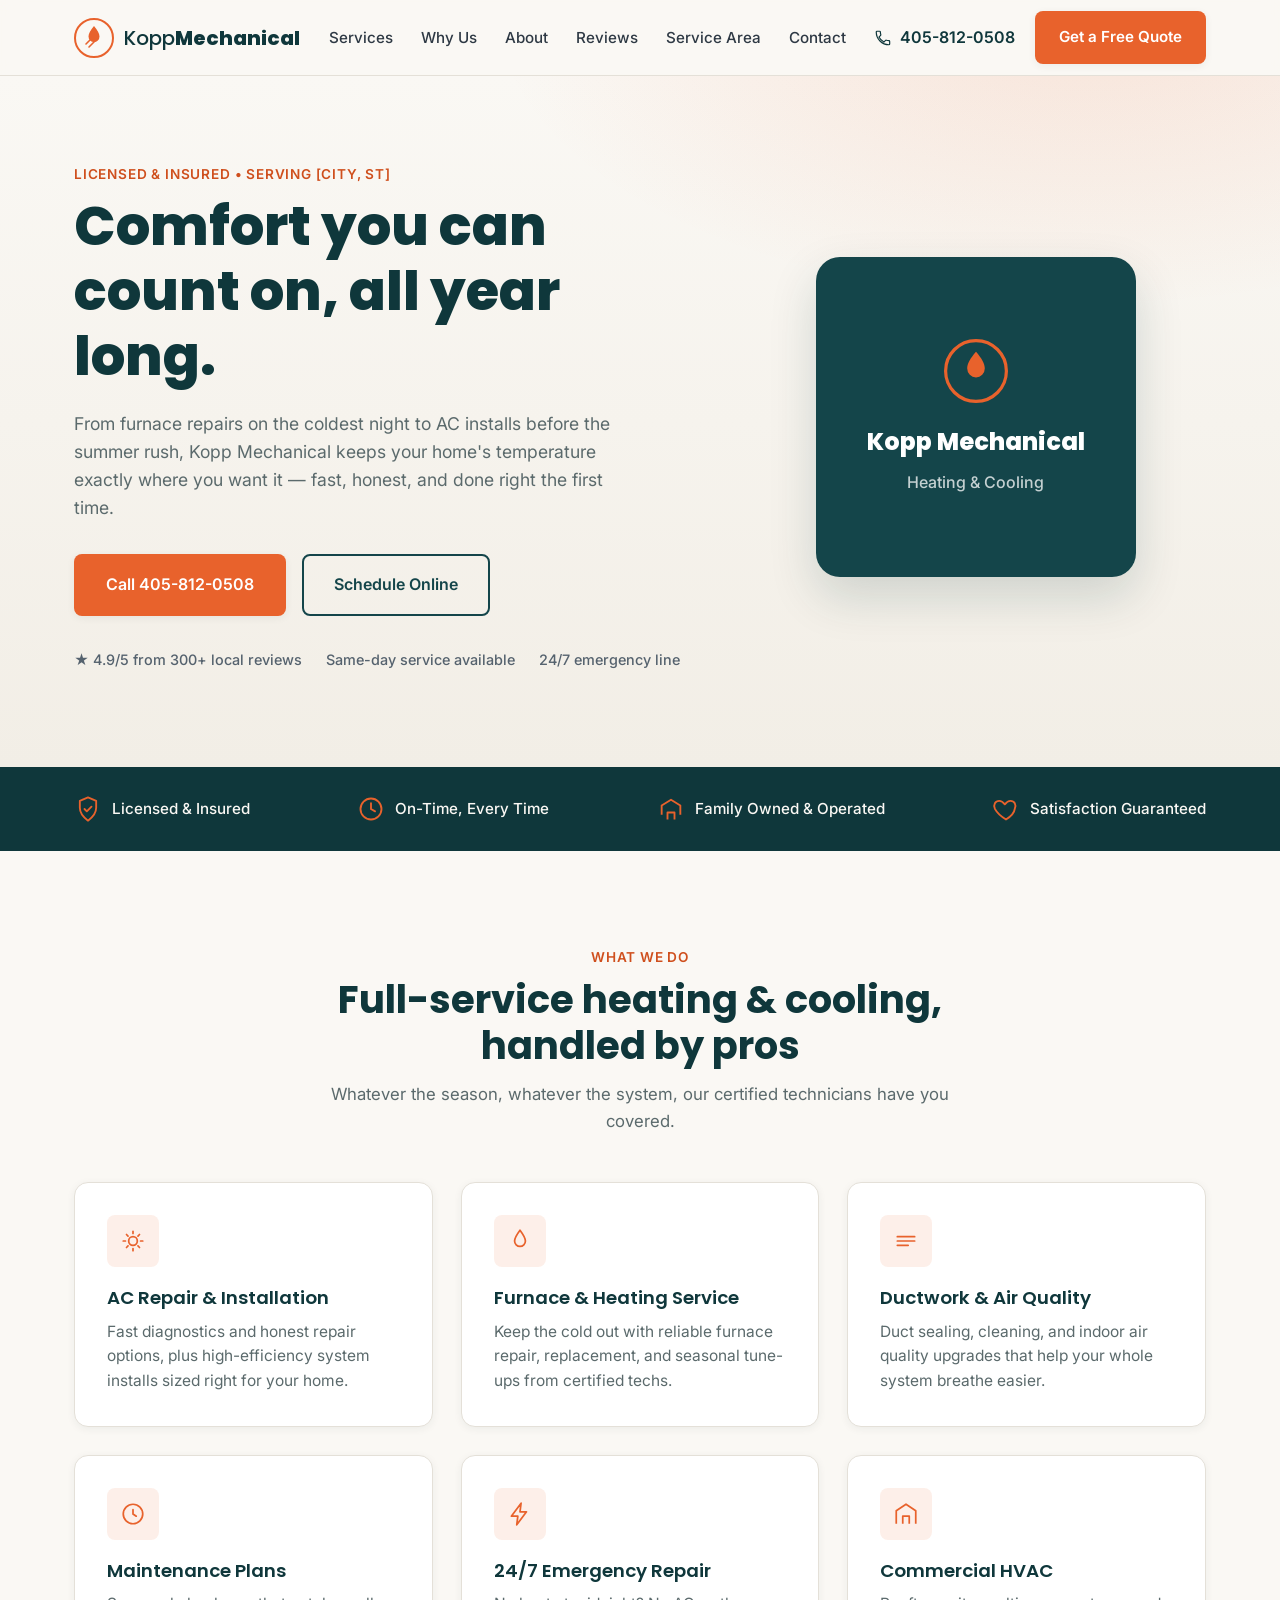
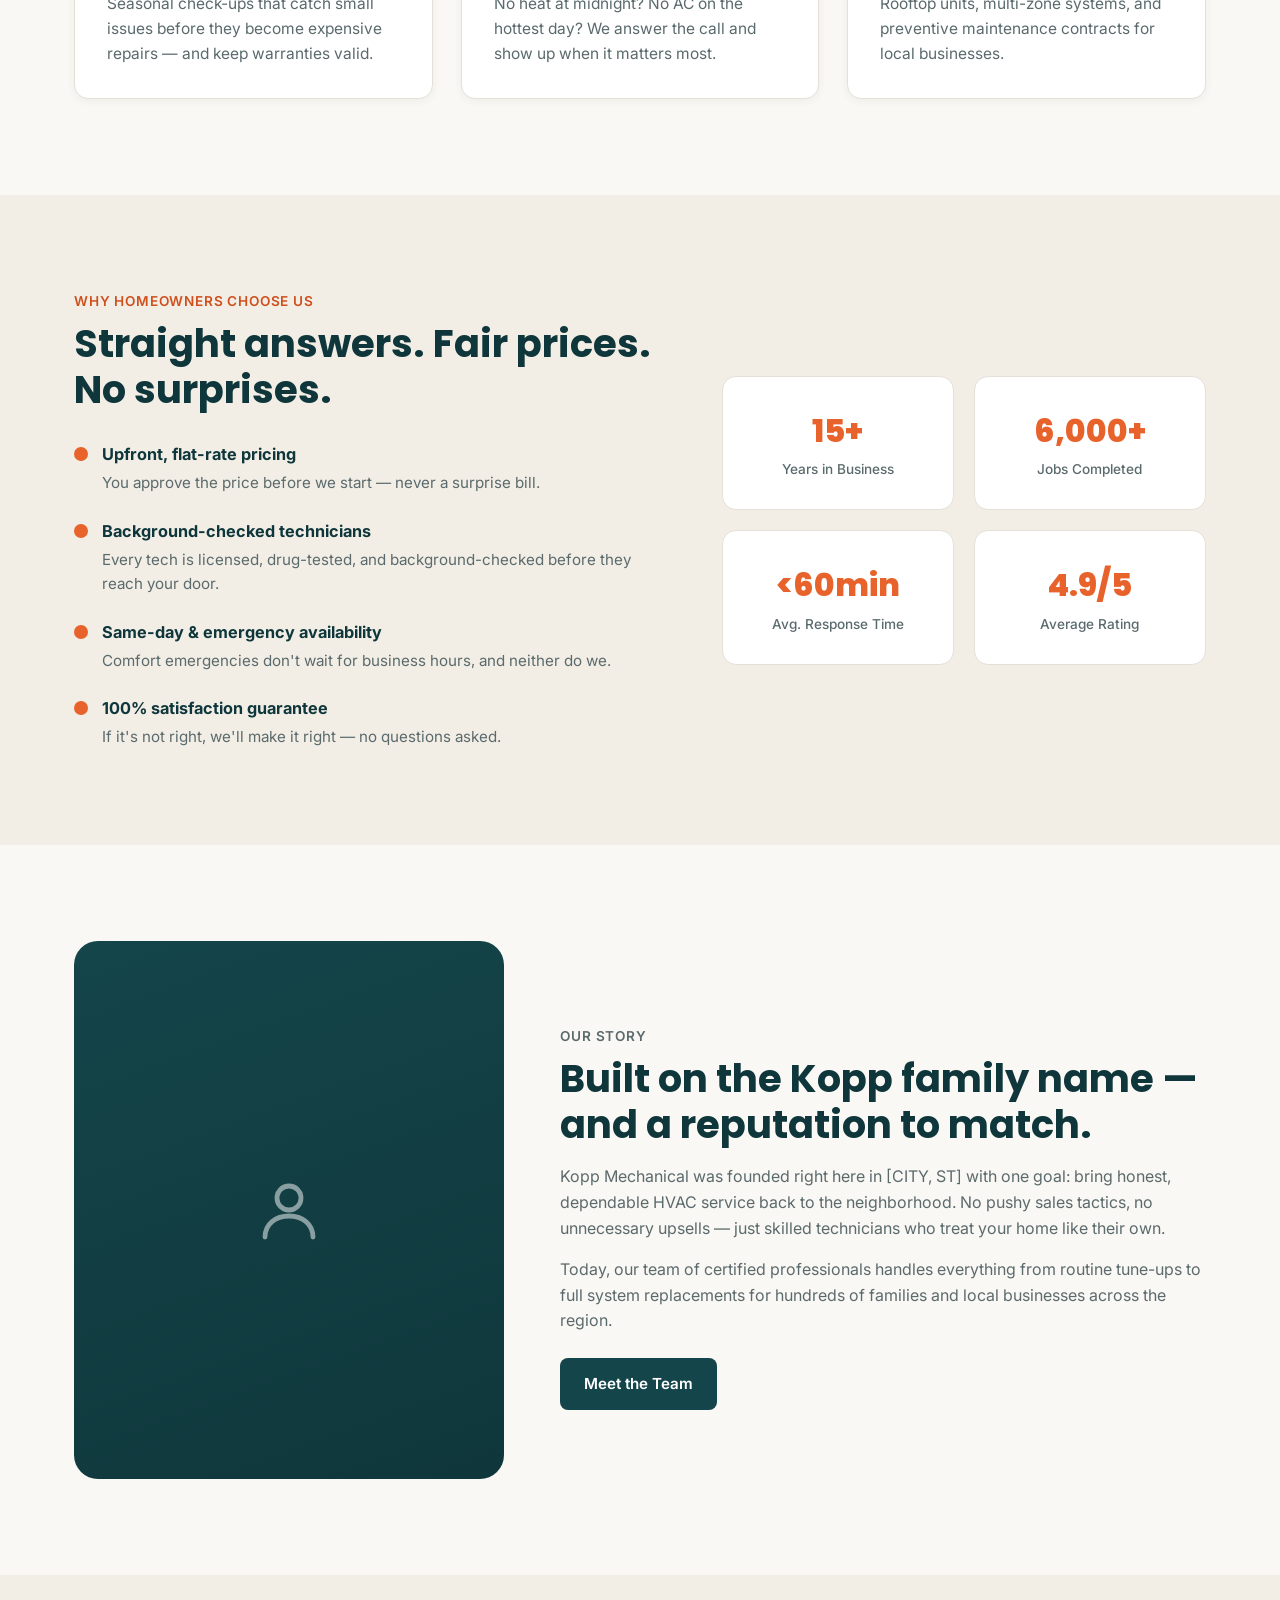
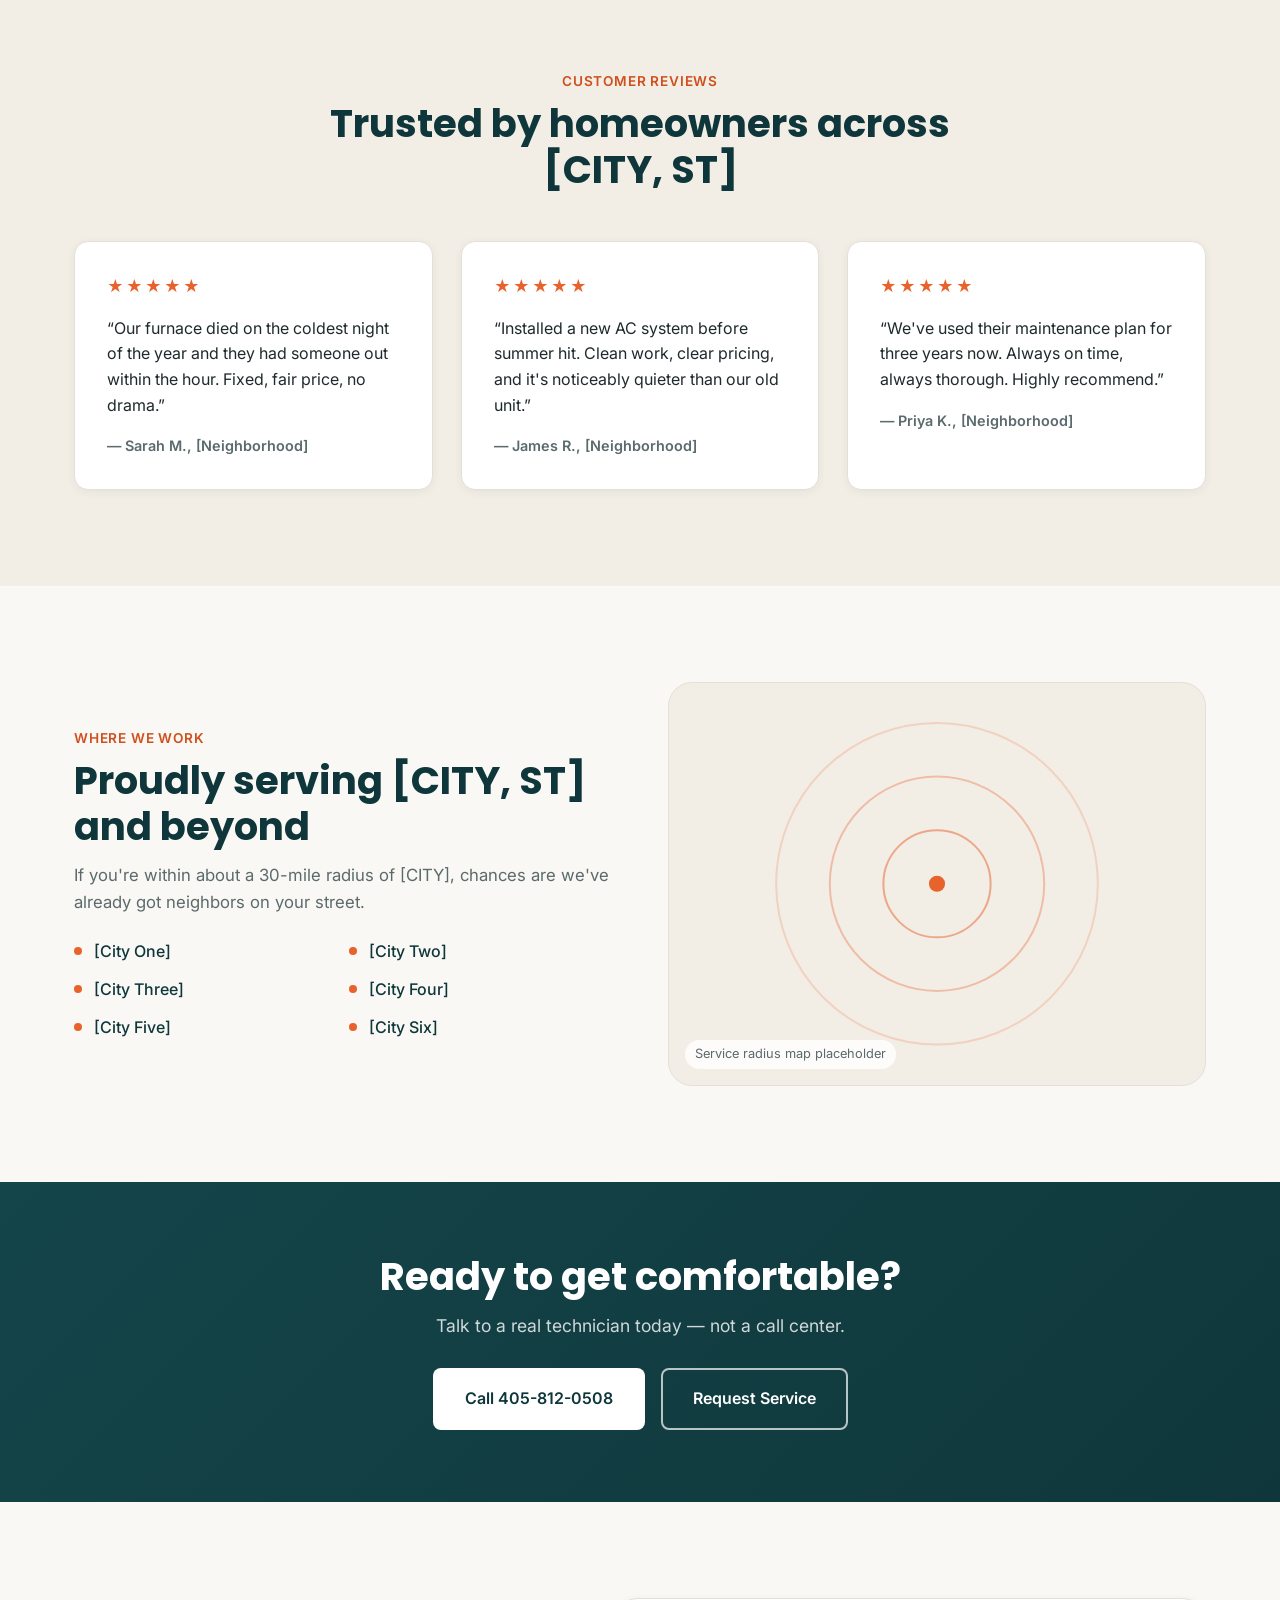
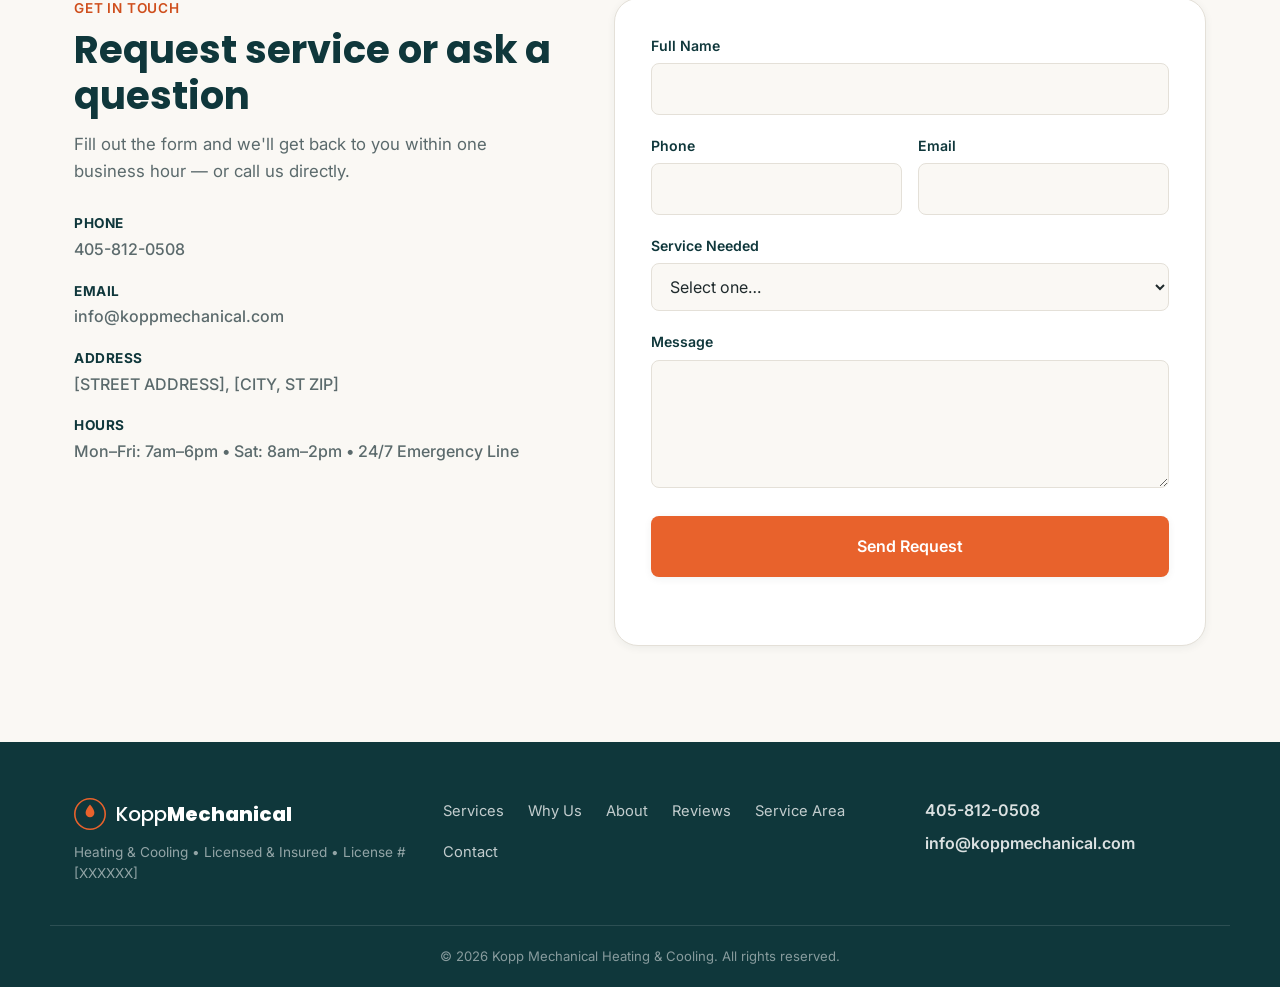
<file: index.html>
<!DOCTYPE html>
<html lang="en">
<head>
<meta charset="UTF-8">
<meta name="viewport" content="width=device-width, initial-scale=1.0">
<title>Kopp Mechanical | Heating &amp; Cooling Experts in [CITY, ST]</title>
<meta name="description" content="Kopp Mechanical provides expert heating, cooling, and indoor air quality services for homes and businesses in [CITY, ST] and surrounding areas. Licensed, insured, and available for same-day service.">
<meta name="theme-color" content="#14454A">

<!-- Open Graph -->
<meta property="og:type" content="website">
<meta property="og:title" content="Kopp Mechanical | Heating & Cooling Experts">
<meta property="og:description" content="Comfort you can count on. Licensed HVAC installation, repair, and maintenance in [CITY, ST].">
<meta property="og:image" content="assets/og-image.png">
<meta property="og:url" content="https://www.koppmechanical.com/">

<link rel="icon" href="favicon.svg" type="image/svg+xml">
<link rel="canonical" href="https://www.koppmechanical.com/">
<link rel="stylesheet" href="css/styles.css">

<!-- Preconnect to font host -->
<link rel="preconnect" href="https://fonts.googleapis.com">
<link rel="preconnect" href="https://fonts.gstatic.com" crossorigin>
<link href="https://fonts.googleapis.com/css2?family=Poppins:wght@600;700;800&family=Inter:wght@400;500;600&display=swap" rel="stylesheet">

<script type="application/ld+json">
{
  "@context": "https://schema.org",
  "@type": "HVACBusiness",
  "name": "Kopp Mechanical Heating & Cooling",
  "image": "https://www.koppmechanical.com/assets/og-image.png",
  "telephone": "405-812-0508",
  "email": "info@koppmechanical.com",
  "priceRange": "$$",
  "address": {
    "@type": "PostalAddress",
    "streetAddress": "[STREET ADDRESS]",
    "addressLocality": "[CITY]",
    "addressRegion": "[ST]",
    "postalCode": "[ZIP]",
    "addressCountry": "US"
  },
  "openingHoursSpecification": [
    {
      "@type": "OpeningHoursSpecification",
      "dayOfWeek": ["Monday","Tuesday","Wednesday","Thursday","Friday"],
      "opens": "07:00",
      "closes": "18:00"
    },
    {
      "@type": "OpeningHoursSpecification",
      "dayOfWeek": ["Saturday"],
      "opens": "08:00",
      "closes": "14:00"
    }
  ],
  "areaServed": "Oklahoma City, OK and surrounding areas",
  "sameAs": []
}
</script>
</head>
<body>

<a class="skip-link" href="#main">Skip to main content</a>

<!-- ================= HEADER ================= -->
<header class="site-header" id="header">
  <div class="container header-inner">
    <a href="#top" class="logo" aria-label="Kopp Mechanical home">
      <svg class="logo-mark" width="40" height="40" viewBox="0 0 40 40" fill="none" xmlns="http://www.w3.org/2000/svg" aria-hidden="true">
        <circle cx="20" cy="20" r="19" stroke="currentColor" stroke-width="2"/>
        <path d="M20 8c-3.5 4-5.5 7.5-5.5 10.5a5.5 5.5 0 0 0 11 0C25.5 15.5 23.5 12 20 8z" fill="currentColor"/>
        <path d="M12 26l4-4M15 29l4-4M18 26l4-4" stroke="currentColor" stroke-width="1.6" stroke-linecap="round"/>
      </svg>
      <span class="logo-text">Kopp<strong>Mechanical</strong></span>
    </a>

    <nav class="main-nav" id="main-nav" aria-label="Primary">
      <ul>
        <li><a href="#services">Services</a></li>
        <li><a href="#why-us">Why Us</a></li>
        <li><a href="#about">About</a></li>
        <li><a href="#testimonials">Reviews</a></li>
        <li><a href="#service-area">Service Area</a></li>
        <li><a href="#contact">Contact</a></li>
      </ul>
    </nav>

    <div class="header-cta">
      <a href="tel:+15555550123" class="phone-link">
        <svg width="18" height="18" viewBox="0 0 24 24" fill="none" aria-hidden="true"><path d="M6.6 10.8c1.4 2.8 3.8 5.2 6.6 6.6l2.2-2.2a1 1 0 0 1 1-.25 11 11 0 0 0 3.5.56 1 1 0 0 1 1 1V20a1 1 0 0 1-1 1A17 17 0 0 1 3 4a1 1 0 0 1 1-1h3.5a1 1 0 0 1 1 1 11 11 0 0 0 .56 3.5 1 1 0 0 1-.25 1l-2.2 2.3z" stroke="currentColor" stroke-width="1.6" stroke-linejoin="round"/></svg>
        <span>405-812-0508</span>
      </a>
      <a href="#contact" class="btn btn-primary">Get a Free Quote</a>
    </div>

    <button class="nav-toggle" id="nav-toggle" aria-expanded="false" aria-controls="main-nav" aria-label="Toggle menu">
      <span></span><span></span><span></span>
    </button>
  </div>
</header>

<main id="main">

  <!-- ================= HERO ================= -->
  <section class="hero" id="top">
    <div class="container hero-inner">
      <div class="hero-copy">
        <p class="eyebrow">Licensed &amp; Insured &bull; Serving [CITY, ST]</p>
        <h1>Comfort you can count on, all year long.</h1>
        <p class="hero-sub">From furnace repairs on the coldest night to AC installs before the summer rush, Kopp Mechanical keeps your home's temperature exactly where you want it &mdash; fast, honest, and done right the first time.</p>
        <div class="hero-actions">
          <a href="tel:+15555550123" class="btn btn-primary btn-lg">Call 405-812-0508</a>
          <a href="#contact" class="btn btn-ghost btn-lg">Schedule Online</a>
        </div>
        <ul class="hero-trust">
          <li>&#9733; 4.9/5 from 300+ local reviews</li>
          <li>Same-day service available</li>
          <li>24/7 emergency line</li>
        </ul>
      </div>
      <div class="hero-visual" aria-hidden="true">
        <div class="hero-badge-card">
          <svg width="64" height="64" viewBox="0 0 40 40" fill="none"><circle cx="20" cy="20" r="19" stroke="currentColor" stroke-width="2"/><path d="M20 8c-3.5 4-5.5 7.5-5.5 10.5a5.5 5.5 0 0 0 11 0C25.5 15.5 23.5 12 20 8z" fill="currentColor"/></svg>
          <p class="hero-badge-title">Kopp Mechanical</p>
          <p class="hero-badge-sub">Heating &amp; Cooling</p>
        </div>
      </div>
    </div>
  </section>

  <!-- ================= TRUST BAR ================= -->
  <section class="trust-bar">
    <div class="container trust-bar-inner">
      <div class="trust-item">
        <svg width="28" height="28" viewBox="0 0 24 24" fill="none" aria-hidden="true"><path d="M12 2l7 3v6c0 5-3.4 8.4-7 11-3.6-2.6-7-6-7-11V5l7-3z" stroke="currentColor" stroke-width="1.6" stroke-linejoin="round"/><path d="M9 12l2 2 4-4" stroke="currentColor" stroke-width="1.6" stroke-linecap="round" stroke-linejoin="round"/></svg>
        <span>Licensed &amp; Insured</span>
      </div>
      <div class="trust-item">
        <svg width="28" height="28" viewBox="0 0 24 24" fill="none" aria-hidden="true"><circle cx="12" cy="12" r="9" stroke="currentColor" stroke-width="1.6"/><path d="M12 7v5l3.5 2" stroke="currentColor" stroke-width="1.6" stroke-linecap="round"/></svg>
        <span>On-Time, Every Time</span>
      </div>
      <div class="trust-item">
        <svg width="28" height="28" viewBox="0 0 24 24" fill="none" aria-hidden="true"><path d="M4 17V9l8-5 8 5v8" stroke="currentColor" stroke-width="1.6" stroke-linejoin="round"/><path d="M9 21v-6h6v6" stroke="currentColor" stroke-width="1.6" stroke-linejoin="round"/></svg>
        <span>Family Owned &amp; Operated</span>
      </div>
      <div class="trust-item">
        <svg width="28" height="28" viewBox="0 0 24 24" fill="none" aria-hidden="true"><path d="M12 21s-7-4.35-9.5-9.09C.8 8.2 2.9 5 6.2 5c1.9 0 3.3 1 4.8 3 1.5-2 2.9-3 4.8-3 3.3 0 5.4 3.2 3.7 6.91C19 16.65 12 21 12 21z" stroke="currentColor" stroke-width="1.6" stroke-linejoin="round"/></svg>
        <span>Satisfaction Guaranteed</span>
      </div>
    </div>
  </section>

  <!-- ================= SERVICES ================= -->
  <section class="section" id="services">
    <div class="container">
      <div class="section-head">
        <p class="eyebrow">What We Do</p>
        <h2>Full-service heating &amp; cooling, handled by pros</h2>
        <p class="section-sub">Whatever the season, whatever the system, our certified technicians have you covered.</p>
      </div>

      <div class="grid grid-3">
        <article class="card service-card">
          <div class="icon-badge">
            <svg width="26" height="26" viewBox="0 0 24 24" fill="none" aria-hidden="true"><path d="M12 3v2M12 19v2M5 12H3M21 12h-2M6 6l1.4 1.4M16.6 16.6L18 18M18 6l-1.4 1.4M7.4 16.6L6 18" stroke="currentColor" stroke-width="1.6" stroke-linecap="round"/><circle cx="12" cy="12" r="4" stroke="currentColor" stroke-width="1.6"/></svg>
          </div>
          <h3>AC Repair &amp; Installation</h3>
          <p>Fast diagnostics and honest repair options, plus high-efficiency system installs sized right for your home.</p>
        </article>

        <article class="card service-card">
          <div class="icon-badge">
            <svg width="26" height="26" viewBox="0 0 24 24" fill="none" aria-hidden="true"><path d="M12 2c-3 4-5 7-5 10a5 5 0 0 0 10 0c0-3-2-6-5-10z" stroke="currentColor" stroke-width="1.6" stroke-linejoin="round"/></svg>
          </div>
          <h3>Furnace &amp; Heating Service</h3>
          <p>Keep the cold out with reliable furnace repair, replacement, and seasonal tune-ups from certified techs.</p>
        </article>

        <article class="card service-card">
          <div class="icon-badge">
            <svg width="26" height="26" viewBox="0 0 24 24" fill="none" aria-hidden="true"><path d="M4 8h16M4 12h16M4 16h10" stroke="currentColor" stroke-width="1.6" stroke-linecap="round"/></svg>
          </div>
          <h3>Ductwork &amp; Air Quality</h3>
          <p>Duct sealing, cleaning, and indoor air quality upgrades that help your whole system breathe easier.</p>
        </article>

        <article class="card service-card">
          <div class="icon-badge">
            <svg width="26" height="26" viewBox="0 0 24 24" fill="none" aria-hidden="true"><path d="M12 8v4l3 2" stroke="currentColor" stroke-width="1.6" stroke-linecap="round"/><circle cx="12" cy="12" r="9" stroke="currentColor" stroke-width="1.6"/></svg>
          </div>
          <h3>Maintenance Plans</h3>
          <p>Seasonal check-ups that catch small issues before they become expensive repairs &mdash; and keep warranties valid.</p>
        </article>

        <article class="card service-card">
          <div class="icon-badge">
            <svg width="26" height="26" viewBox="0 0 24 24" fill="none" aria-hidden="true"><path d="M13 2L4 14h6l-1 8 9-12h-6l1-8z" stroke="currentColor" stroke-width="1.6" stroke-linejoin="round"/></svg>
          </div>
          <h3>24/7 Emergency Repair</h3>
          <p>No heat at midnight? No AC on the hottest day? We answer the call and show up when it matters most.</p>
        </article>

        <article class="card service-card">
          <div class="icon-badge">
            <svg width="26" height="26" viewBox="0 0 24 24" fill="none" aria-hidden="true"><path d="M3 21V9l9-6 9 6v12" stroke="currentColor" stroke-width="1.6" stroke-linejoin="round"/><path d="M9 21v-7h6v7" stroke="currentColor" stroke-width="1.6" stroke-linejoin="round"/></svg>
          </div>
          <h3>Commercial HVAC</h3>
          <p>Rooftop units, multi-zone systems, and preventive maintenance contracts for local businesses.</p>
        </article>
      </div>
    </div>
  </section>

  <!-- ================= WHY US ================= -->
  <section class="section section-alt" id="why-us">
    <div class="container why-us-grid">
      <div class="why-us-copy">
        <p class="eyebrow">Why Homeowners Choose Us</p>
        <h2>Straight answers. Fair prices. No surprises.</h2>
        <ul class="feature-list">
          <li>
            <strong>Upfront, flat-rate pricing</strong>
            <span>You approve the price before we start &mdash; never a surprise bill.</span>
          </li>
          <li>
            <strong>Background-checked technicians</strong>
            <span>Every tech is licensed, drug-tested, and background-checked before they reach your door.</span>
          </li>
          <li>
            <strong>Same-day &amp; emergency availability</strong>
            <span>Comfort emergencies don't wait for business hours, and neither do we.</span>
          </li>
          <li>
            <strong>100% satisfaction guarantee</strong>
            <span>If it's not right, we'll make it right &mdash; no questions asked.</span>
          </li>
        </ul>
      </div>
      <div class="stats-grid">
        <div class="stat-card">
          <span class="stat-number">15+</span>
          <span class="stat-label">Years in Business</span>
        </div>
        <div class="stat-card">
          <span class="stat-number">6,000+</span>
          <span class="stat-label">Jobs Completed</span>
        </div>
        <div class="stat-card">
          <span class="stat-number">&lt;60min</span>
          <span class="stat-label">Avg. Response Time</span>
        </div>
        <div class="stat-card">
          <span class="stat-number">4.9/5</span>
          <span class="stat-label">Average Rating</span>
        </div>
      </div>
    </div>
  </section>

  <!-- ================= ABOUT ================= -->
  <section class="section" id="about">
    <div class="container about-grid">
      <div class="about-visual" aria-hidden="true">
        <div class="about-photo-placeholder">
          <svg width="72" height="72" viewBox="0 0 24 24" fill="none"><circle cx="12" cy="8" r="4" stroke="currentColor" stroke-width="1.6"/><path d="M4 21c0-4.4 3.6-7 8-7s8 2.6 8 7" stroke="currentColor" stroke-width="1.6" stroke-linecap="round"/></svg>
        </div>
      </div>
      <div class="about-copy">
        <p class="eyebrow">Our Story</p>
        <h2>Built on the Kopp family name &mdash; and a reputation to match.</h2>
        <p>Kopp Mechanical was founded right here in [CITY, ST] with one goal: bring honest, dependable HVAC service back to the neighborhood. No pushy sales tactics, no unnecessary upsells &mdash; just skilled technicians who treat your home like their own.</p>
        <p>Today, our team of certified professionals handles everything from routine tune-ups to full system replacements for hundreds of families and local businesses across the region.</p>
        <a href="#contact" class="btn btn-secondary">Meet the Team</a>
      </div>
    </div>
  </section>

  <!-- ================= TESTIMONIALS ================= -->
  <section class="section section-alt" id="testimonials">
    <div class="container">
      <div class="section-head">
        <p class="eyebrow">Customer Reviews</p>
        <h2>Trusted by homeowners across [CITY, ST]</h2>
      </div>
      <div class="grid grid-3">
        <blockquote class="card testimonial-card">
          <div class="stars" aria-label="5 out of 5 stars">&#9733;&#9733;&#9733;&#9733;&#9733;</div>
          <p>&ldquo;Our furnace died on the coldest night of the year and they had someone out within the hour. Fixed, fair price, no drama.&rdquo;</p>
          <footer>&mdash; Sarah M., [Neighborhood]</footer>
        </blockquote>
        <blockquote class="card testimonial-card">
          <div class="stars" aria-label="5 out of 5 stars">&#9733;&#9733;&#9733;&#9733;&#9733;</div>
          <p>&ldquo;Installed a new AC system before summer hit. Clean work, clear pricing, and it's noticeably quieter than our old unit.&rdquo;</p>
          <footer>&mdash; James R., [Neighborhood]</footer>
        </blockquote>
        <blockquote class="card testimonial-card">
          <div class="stars" aria-label="5 out of 5 stars">&#9733;&#9733;&#9733;&#9733;&#9733;</div>
          <p>&ldquo;We've used their maintenance plan for three years now. Always on time, always thorough. Highly recommend.&rdquo;</p>
          <footer>&mdash; Priya K., [Neighborhood]</footer>
        </blockquote>
      </div>
    </div>
  </section>

  <!-- ================= SERVICE AREA ================= -->
  <section class="section" id="service-area">
    <div class="container service-area-grid">
      <div>
        <p class="eyebrow">Where We Work</p>
        <h2>Proudly serving [CITY, ST] and beyond</h2>
        <p class="section-sub">If you're within about a 30-mile radius of [CITY], chances are we've already got neighbors on your street.</p>
        <ul class="area-list">
          <li>[City One]</li>
          <li>[City Two]</li>
          <li>[City Three]</li>
          <li>[City Four]</li>
          <li>[City Five]</li>
          <li>[City Six]</li>
        </ul>
      </div>
      <div class="map-placeholder" aria-hidden="true">
        <svg width="100%" height="100%" viewBox="0 0 400 300" preserveAspectRatio="xMidYMid slice">
          <rect width="400" height="300" fill="none"/>
          <circle cx="200" cy="150" r="6" fill="currentColor"/>
          <circle cx="200" cy="150" r="40" stroke="currentColor" stroke-width="1.5" fill="none" opacity="0.5"/>
          <circle cx="200" cy="150" r="80" stroke="currentColor" stroke-width="1.5" fill="none" opacity="0.35"/>
          <circle cx="200" cy="150" r="120" stroke="currentColor" stroke-width="1.5" fill="none" opacity="0.2"/>
        </svg>
        <span class="map-label">Service radius map placeholder</span>
      </div>
    </div>
  </section>

  <!-- ================= CTA BANNER ================= -->
  <section class="cta-banner">
    <div class="container cta-banner-inner">
      <h2>Ready to get comfortable?</h2>
      <p>Talk to a real technician today &mdash; not a call center.</p>
      <div class="hero-actions">
        <a href="tel:+15555550123" class="btn btn-light btn-lg">Call 405-812-0508</a>
        <a href="#contact" class="btn btn-outline-light btn-lg">Request Service</a>
      </div>
    </div>
  </section>

  <!-- ================= CONTACT ================= -->
  <section class="section" id="contact">
    <div class="container contact-grid">
      <div class="contact-info">
        <p class="eyebrow">Get In Touch</p>
        <h2>Request service or ask a question</h2>
        <p class="section-sub">Fill out the form and we'll get back to you within one business hour &mdash; or call us directly.</p>

        <ul class="contact-details">
          <li>
            <strong>Phone</strong>
            <a href="tel:+15555550123">405-812-0508</a>
          </li>
          <li>
            <strong>Email</strong>
            <a href="mailto:hello@koppmechanical.com">info@koppmechanical.com</a>
          </li>
          <li>
            <strong>Address</strong>
            <span>[STREET ADDRESS], [CITY, ST ZIP]</span>
          </li>
          <li>
            <strong>Hours</strong>
            <span>Mon&ndash;Fri: 7am&ndash;6pm &bull; Sat: 8am&ndash;2pm &bull; 24/7 Emergency Line</span>
          </li>
        </ul>
      </div>

      <form class="contact-form" id="contact-form" novalidate action="https://formspree.io/f/mbdnglnq" method="POST">
        <!--
          STOPGAP: submissions go to Formspree (info@koppmechanical.com) until
          a CRM (Housecall Pro or Jobber) is chosen and lead intake moves
          there instead. js/main.js submits this via fetch() so the visitor
          stays on-page; the action/method above are a no-JS fallback.
        -->
        <input type="text" name="_gotcha" style="display:none" tabindex="-1" autocomplete="off">
        <div class="form-row">
          <label for="name">Full Name</label>
          <input type="text" id="name" name="name" required autocomplete="name">
        </div>
        <div class="form-row form-row-split">
          <div>
            <label for="phone">Phone</label>
            <input type="tel" id="phone" name="phone" required autocomplete="tel">
          </div>
          <div>
            <label for="email">Email</label>
            <input type="email" id="email" name="email" required autocomplete="email">
          </div>
        </div>
        <div class="form-row">
          <label for="service">Service Needed</label>
          <select id="service" name="service">
            <option value="">Select one&hellip;</option>
            <option value="repair">Repair</option>
            <option value="installation">New Installation</option>
            <option value="maintenance">Maintenance Plan</option>
            <option value="emergency">Emergency Service</option>
            <option value="other">Other</option>
          </select>
        </div>
        <div class="form-row">
          <label for="message">Message</label>
          <textarea id="message" name="message" rows="4" required></textarea>
        </div>
        <button type="submit" class="btn btn-primary btn-lg btn-block">Send Request</button>
        <p class="form-note" id="form-note" role="status" aria-live="polite"></p>
      </form>
    </div>
  </section>

</main>

<!-- ================= FOOTER ================= -->
<footer class="site-footer">
  <div class="container footer-inner">
    <div class="footer-brand">
      <a href="#top" class="logo" aria-label="Kopp Mechanical home">
        <svg class="logo-mark" width="32" height="32" viewBox="0 0 40 40" fill="none" aria-hidden="true">
          <circle cx="20" cy="20" r="19" stroke="currentColor" stroke-width="2"/>
          <path d="M20 8c-3.5 4-5.5 7.5-5.5 10.5a5.5 5.5 0 0 0 11 0C25.5 15.5 23.5 12 20 8z" fill="currentColor"/>
        </svg>
        <span class="logo-text">Kopp<strong>Mechanical</strong></span>
      </a>
      <p>Heating &amp; Cooling &bull; Licensed &amp; Insured &bull; License #[XXXXXX]</p>
    </div>

    <nav class="footer-nav" aria-label="Footer">
      <ul>
        <li><a href="#services">Services</a></li>
        <li><a href="#why-us">Why Us</a></li>
        <li><a href="#about">About</a></li>
        <li><a href="#testimonials">Reviews</a></li>
        <li><a href="#service-area">Service Area</a></li>
        <li><a href="#contact">Contact</a></li>
      </ul>
    </nav>

    <div class="footer-contact">
      <a href="tel:+15555550123">405-812-0508</a>
      <a href="mailto:hello@koppmechanical.com">info@koppmechanical.com</a>
    </div>
  </div>
  <div class="container footer-bottom">
    <p>&copy; <span id="year"></span> Kopp Mechanical Heating &amp; Cooling. All rights reserved.</p>
  </div>
</footer>

<script src="js/main.js"></script>
</body>
</html>
</file>
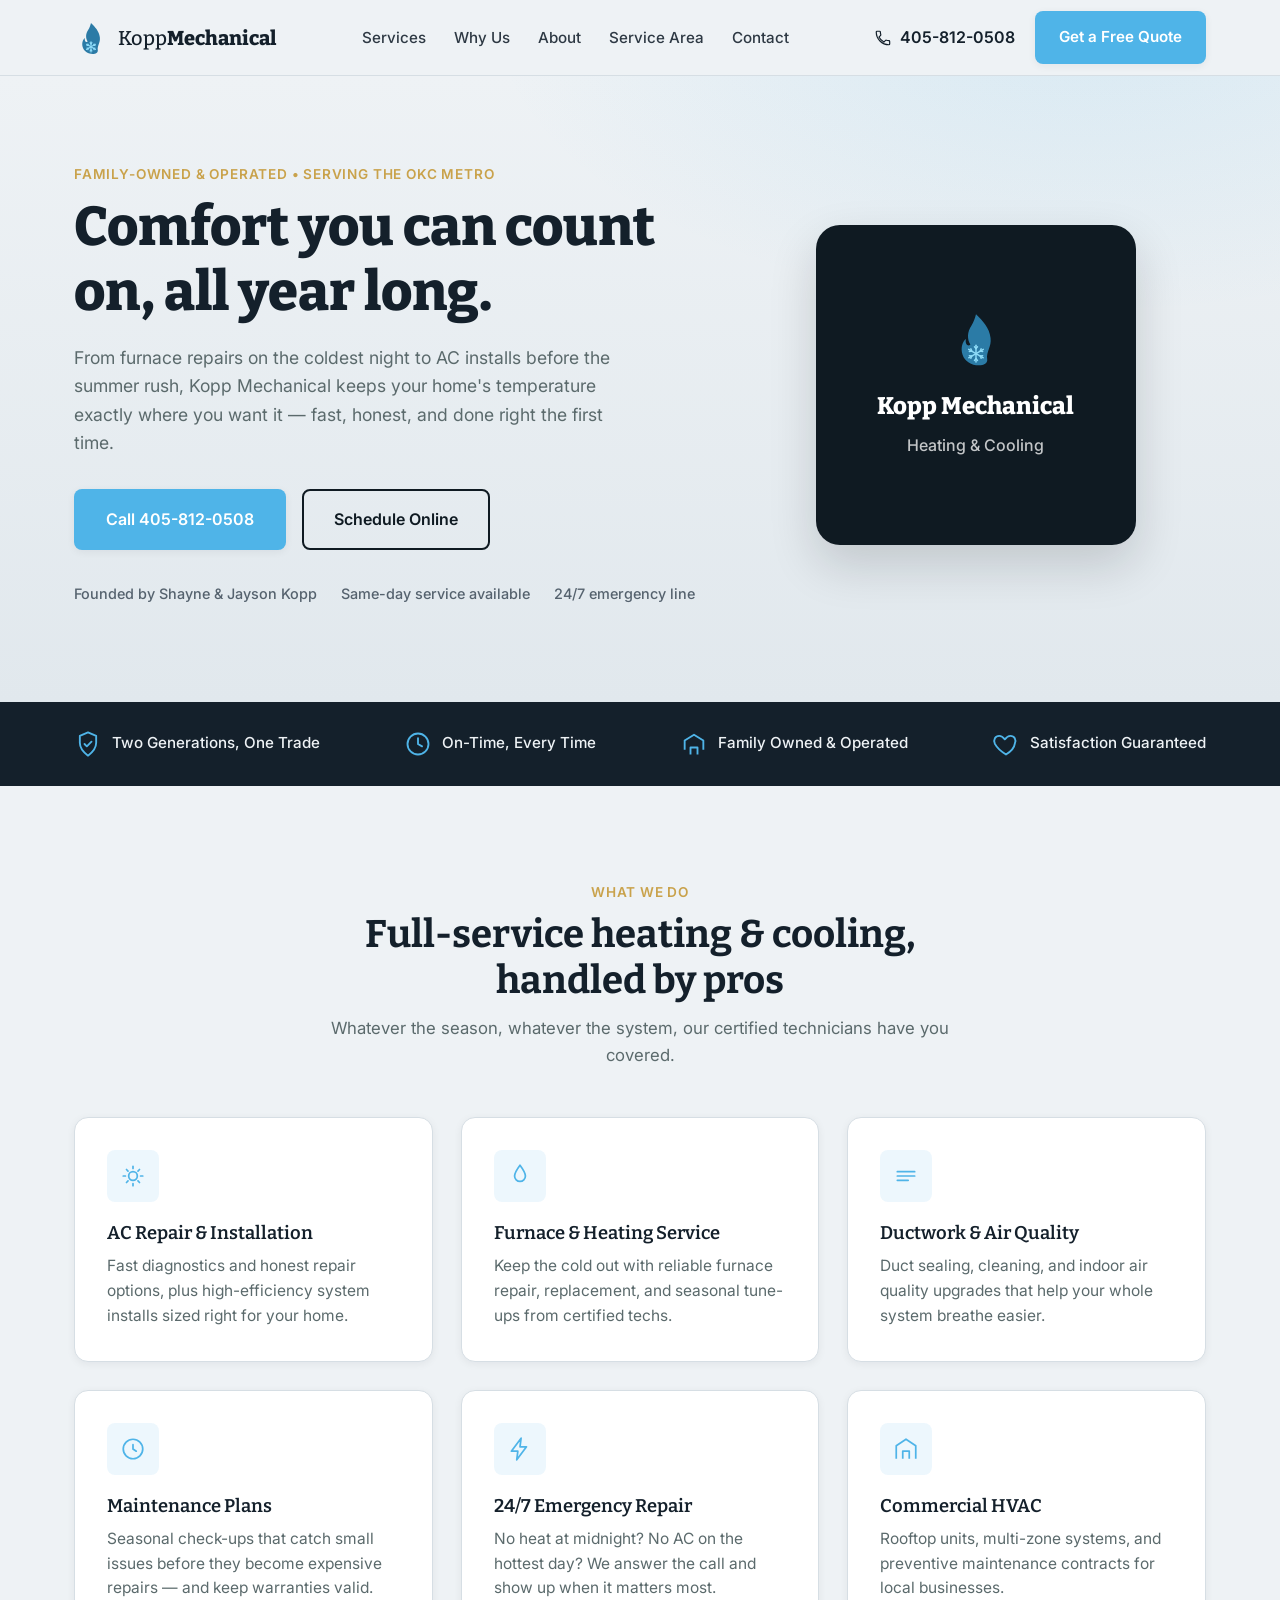
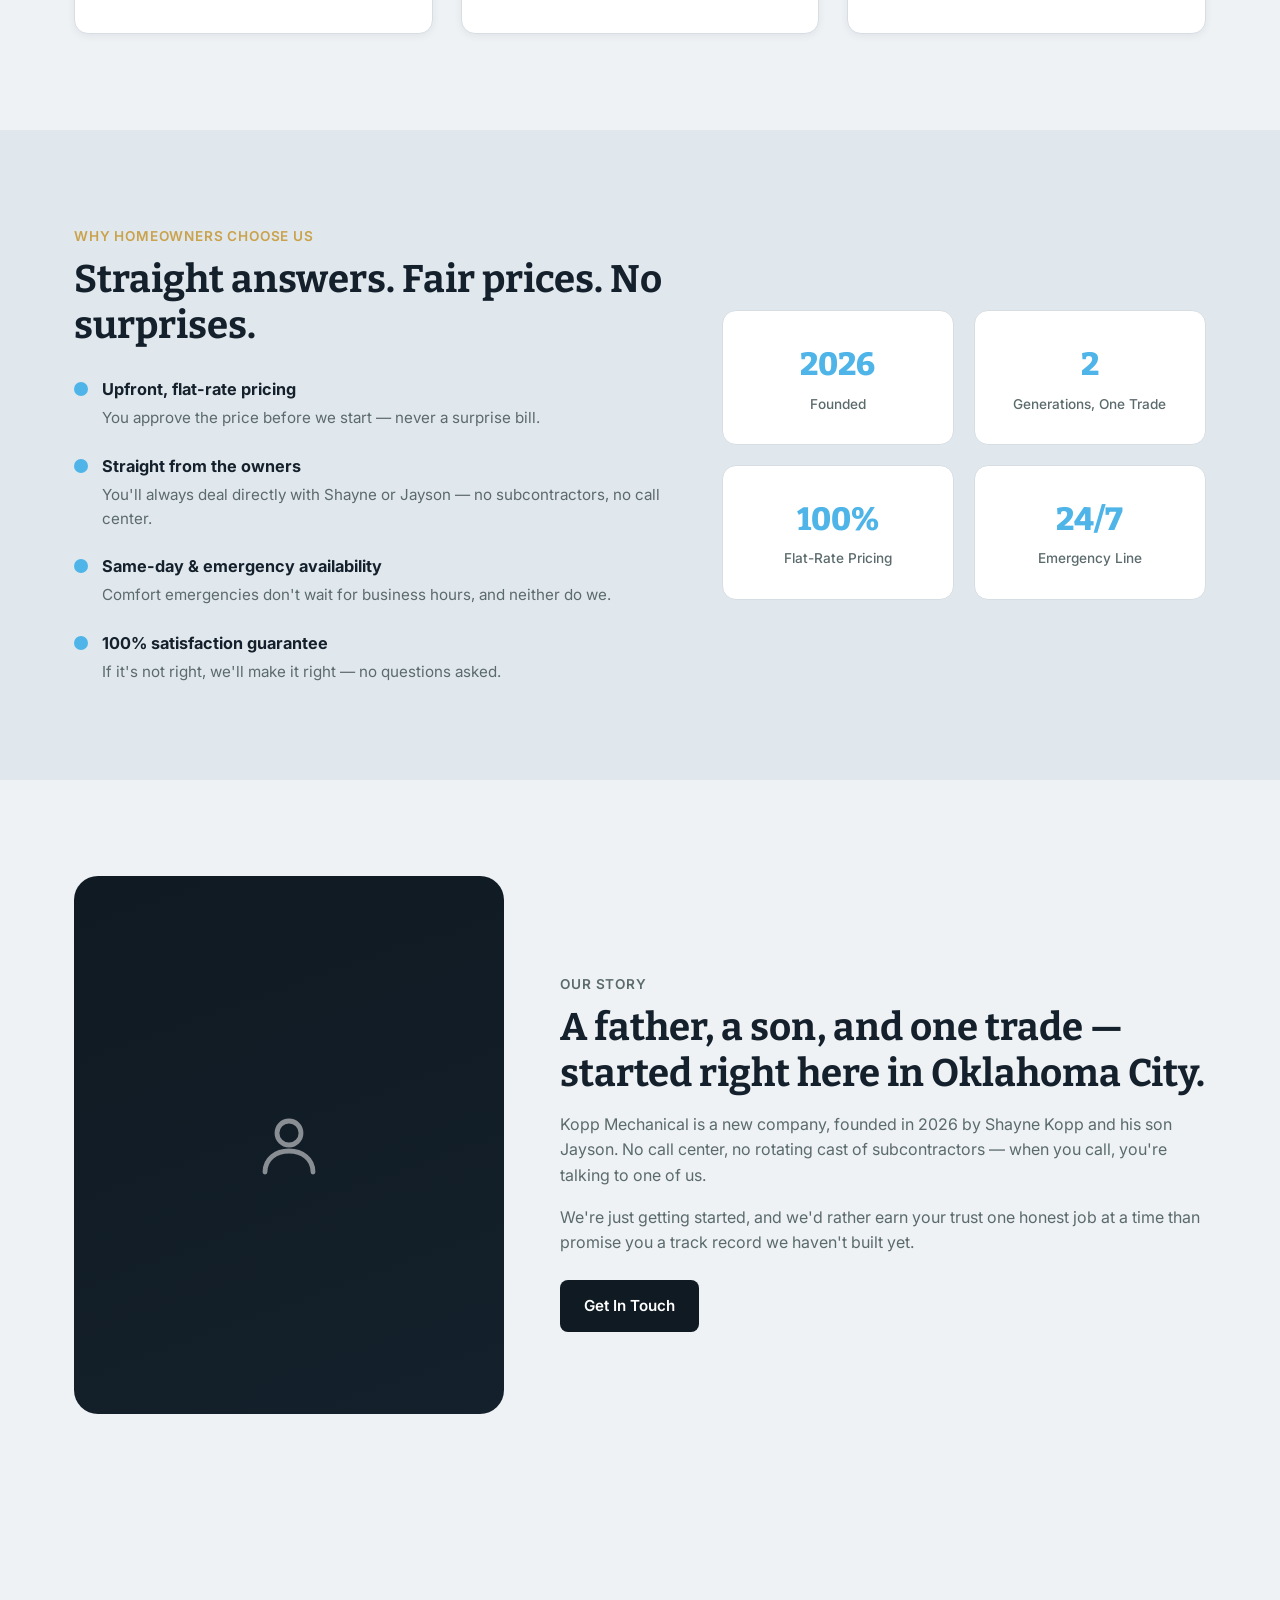
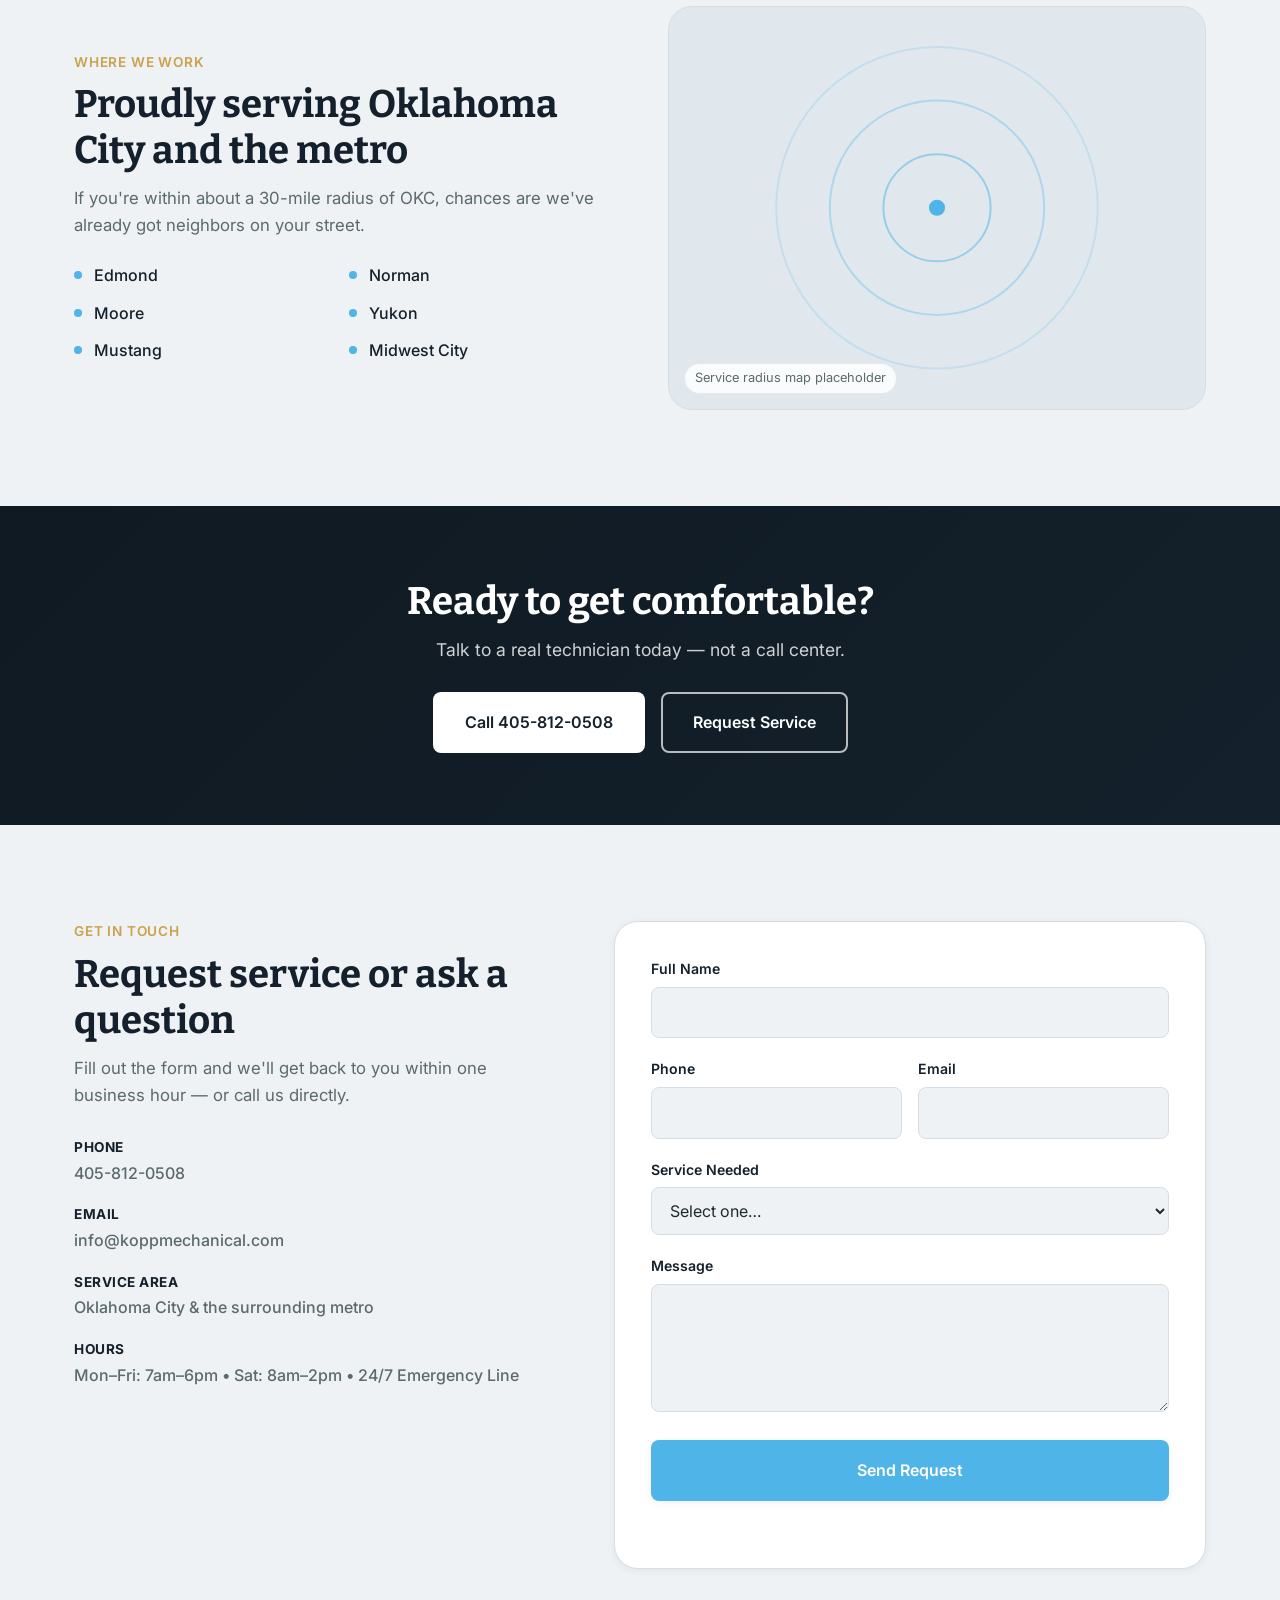
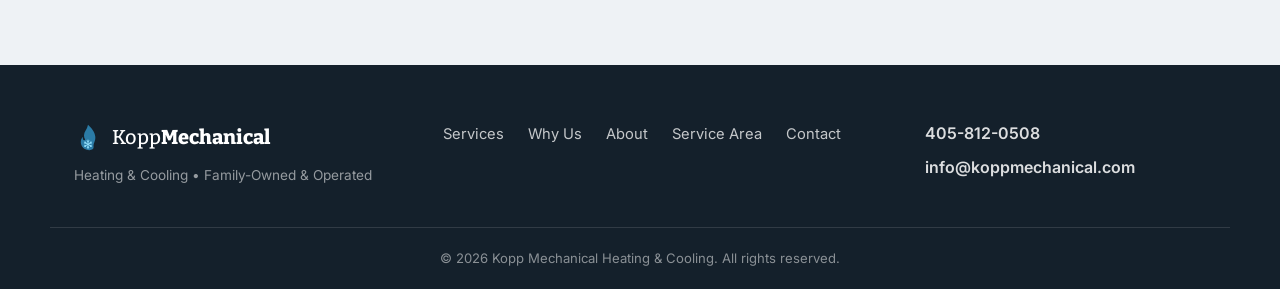
<file: public/index.html>
<!DOCTYPE html>
<html lang="en">
<head>
<meta charset="UTF-8">
<meta name="viewport" content="width=device-width, initial-scale=1.0">
<title>Kopp Mechanical | Heating &amp; Cooling Experts in Oklahoma City, OK</title>
<meta name="description" content="Kopp Mechanical is a family-owned heating and cooling company serving the Oklahoma City metro. Family-owned, direct from the owners, and available for same-day service.">
<meta name="theme-color" content="#0F1A22">

<!-- Open Graph -->
<meta property="og:type" content="website">
<meta property="og:title" content="Kopp Mechanical | Heating & Cooling Experts">
<meta property="og:description" content="Comfort you can count on. Family-owned HVAC installation, repair, and maintenance in Oklahoma City, OK.">
<meta property="og:image" content="assets/og-image.png">
<meta property="og:url" content="https://www.koppmechanical.com/">

<link rel="icon" href="favicon.svg" type="image/svg+xml">
<link rel="canonical" href="https://www.koppmechanical.com/">
<link rel="stylesheet" href="css/styles.css">

<!-- Preconnect to font host -->
<link rel="preconnect" href="https://fonts.googleapis.com">
<link rel="preconnect" href="https://fonts.gstatic.com" crossorigin>
<link href="https://fonts.googleapis.com/css2?family=Bitter:wght@500;600;700;800&family=Inter:wght@400;500;600&display=swap" rel="stylesheet">

<script type="application/ld+json">
{
  "@context": "https://schema.org",
  "@type": "HVACBusiness",
  "name": "Kopp Mechanical Heating & Cooling",
  "image": "https://www.koppmechanical.com/assets/og-image.png",
  "telephone": "405-812-0508",
  "email": "info@koppmechanical.com",
  "priceRange": "$$",
  "address": {
    "@type": "PostalAddress",
    "addressLocality": "Oklahoma City",
    "addressRegion": "OK",
    "addressCountry": "US"
  },
  "openingHoursSpecification": [
    {
      "@type": "OpeningHoursSpecification",
      "dayOfWeek": ["Monday","Tuesday","Wednesday","Thursday","Friday"],
      "opens": "07:00",
      "closes": "18:00"
    },
    {
      "@type": "OpeningHoursSpecification",
      "dayOfWeek": ["Saturday"],
      "opens": "08:00",
      "closes": "14:00"
    }
  ],
  "areaServed": "Oklahoma City, OK and surrounding areas",
  "sameAs": []
}
</script>
</head>
<body>

<a class="skip-link" href="#main">Skip to main content</a>

<!-- ================= HEADER ================= -->
<header class="site-header" id="header">
  <div class="container header-inner">
    <a href="#top" class="logo" aria-label="Kopp Mechanical home">
      <svg class="logo-mark" width="34" height="34" viewBox="0 0 100 100" aria-hidden="true">
        <path d="M50,6 C62,18 74,30 76,48 C78,64 68,72 70,86 C71,93 64,97 55,97 C42,97 30,90 26,78 C22,66 26,54 32,50 C30,60 36,64 40,60 C34,50 34,38 42,26 C46,20 48,13 50,6 Z" fill="#2B7BA6"/>
        <g stroke="#8FDCF8" stroke-width="3.4" stroke-linecap="round" fill="none">
          <line x1="50" y1="76" x2="50" y2="61"/><line x1="47.3" y1="63.8" x2="50" y2="67"/><line x1="52.7" y1="63.8" x2="50" y2="67"/>
          <line x1="50" y1="76" x2="63" y2="68.5"/><line x1="59.2" y1="67.6" x2="57.8" y2="71.5"/><line x1="61.9" y1="72.2" x2="57.8" y2="71.5"/>
          <line x1="50" y1="76" x2="63" y2="83.5"/><line x1="61.9" y1="79.8" x2="57.8" y2="80.5"/><line x1="59.2" y1="84.4" x2="57.8" y2="80.5"/>
          <line x1="50" y1="76" x2="50" y2="91"/><line x1="52.7" y1="88.2" x2="50" y2="85"/><line x1="47.3" y1="88.2" x2="50" y2="85"/>
          <line x1="50" y1="76" x2="37" y2="83.5"/><line x1="40.8" y1="84.4" x2="42.2" y2="80.5"/><line x1="38.1" y1="79.8" x2="42.2" y2="80.5"/>
          <line x1="50" y1="76" x2="37" y2="68.5"/><line x1="38.1" y1="72.2" x2="42.2" y2="71.5"/><line x1="40.8" y1="67.6" x2="42.2" y2="71.5"/>
        </g>
      </svg>
      <span class="logo-text">Kopp<strong>Mechanical</strong></span>
    </a>

    <nav class="main-nav" id="main-nav" aria-label="Primary">
      <ul>
        <li><a href="#services">Services</a></li>
        <li><a href="#why-us">Why Us</a></li>
        <li><a href="#about">About</a></li>
        <li><a href="#service-area">Service Area</a></li>
        <li><a href="#contact">Contact</a></li>
      </ul>
    </nav>

    <div class="header-cta">
      <a href="tel:+14058120508" class="phone-link" aria-label="Call 405-812-0508">
        <svg width="18" height="18" viewBox="0 0 24 24" fill="none" aria-hidden="true"><path d="M6.6 10.8c1.4 2.8 3.8 5.2 6.6 6.6l2.2-2.2a1 1 0 0 1 1-.25 11 11 0 0 0 3.5.56 1 1 0 0 1 1 1V20a1 1 0 0 1-1 1A17 17 0 0 1 3 4a1 1 0 0 1 1-1h3.5a1 1 0 0 1 1 1 11 11 0 0 0 .56 3.5 1 1 0 0 1-.25 1l-2.2 2.3z" stroke="currentColor" stroke-width="1.6" stroke-linejoin="round"/></svg>
        <span>405-812-0508</span>
      </a>
      <a href="#contact" class="btn btn-primary">Get a Free Quote</a>
    </div>

    <button class="nav-toggle" id="nav-toggle" aria-expanded="false" aria-controls="main-nav" aria-label="Toggle menu">
      <span></span><span></span><span></span>
    </button>
  </div>
</header>

<main id="main">

  <!-- ================= HERO ================= -->
  <section class="hero" id="top">
    <div class="container hero-inner">
      <div class="hero-copy">
        <p class="eyebrow">Family-Owned &amp; Operated &bull; Serving the OKC Metro</p>
        <h1>Comfort you can count on, all year long.</h1>
        <p class="hero-sub">From furnace repairs on the coldest night to AC installs before the summer rush, Kopp Mechanical keeps your home's temperature exactly where you want it &mdash; fast, honest, and done right the first time.</p>
        <div class="hero-actions">
          <a href="tel:+14058120508" class="btn btn-primary btn-lg">Call 405-812-0508</a>
          <a href="#contact" class="btn btn-ghost btn-lg">Schedule Online</a>
        </div>
        <ul class="hero-trust">
          <li>Founded by Shayne &amp; Jayson Kopp</li>
          <li>Same-day service available</li>
          <li>24/7 emergency line</li>
        </ul>
      </div>
      <div class="hero-visual" aria-hidden="true">
        <div class="hero-badge-card">
          <svg width="56" height="56" viewBox="0 0 100 100" aria-hidden="true">
            <path d="M50,6 C62,18 74,30 76,48 C78,64 68,72 70,86 C71,93 64,97 55,97 C42,97 30,90 26,78 C22,66 26,54 32,50 C30,60 36,64 40,60 C34,50 34,38 42,26 C46,20 48,13 50,6 Z" fill="#2B7BA6"/>
            <g stroke="#8FDCF8" stroke-width="2.6" stroke-linecap="round" fill="none">
              <line x1="50" y1="76" x2="50" y2="61"/><line x1="47.3" y1="63.8" x2="50" y2="67"/><line x1="52.7" y1="63.8" x2="50" y2="67"/>
              <line x1="50" y1="76" x2="63" y2="68.5"/><line x1="59.2" y1="67.6" x2="57.8" y2="71.5"/><line x1="61.9" y1="72.2" x2="57.8" y2="71.5"/>
              <line x1="50" y1="76" x2="63" y2="83.5"/><line x1="61.9" y1="79.8" x2="57.8" y2="80.5"/><line x1="59.2" y1="84.4" x2="57.8" y2="80.5"/>
              <line x1="50" y1="76" x2="50" y2="91"/><line x1="52.7" y1="88.2" x2="50" y2="85"/><line x1="47.3" y1="88.2" x2="50" y2="85"/>
              <line x1="50" y1="76" x2="37" y2="83.5"/><line x1="40.8" y1="84.4" x2="42.2" y2="80.5"/><line x1="38.1" y1="79.8" x2="42.2" y2="80.5"/>
              <line x1="50" y1="76" x2="37" y2="68.5"/><line x1="38.1" y1="72.2" x2="42.2" y2="71.5"/><line x1="40.8" y1="67.6" x2="42.2" y2="71.5"/>
            </g>
          </svg>
          <p class="hero-badge-title">Kopp Mechanical</p>
          <p class="hero-badge-sub">Heating &amp; Cooling</p>
        </div>
      </div>
    </div>
  </section>

  <!-- ================= TRUST BAR ================= -->
  <section class="trust-bar">
    <div class="container trust-bar-inner">
      <div class="trust-item">
        <svg width="28" height="28" viewBox="0 0 24 24" fill="none" aria-hidden="true"><path d="M12 2l7 3v6c0 5-3.4 8.4-7 11-3.6-2.6-7-6-7-11V5l7-3z" stroke="currentColor" stroke-width="1.6" stroke-linejoin="round"/><path d="M9 12l2 2 4-4" stroke="currentColor" stroke-width="1.6" stroke-linecap="round" stroke-linejoin="round"/></svg>
        <span>Two Generations, One Trade</span>
      </div>
      <div class="trust-item">
        <svg width="28" height="28" viewBox="0 0 24 24" fill="none" aria-hidden="true"><circle cx="12" cy="12" r="9" stroke="currentColor" stroke-width="1.6"/><path d="M12 7v5l3.5 2" stroke="currentColor" stroke-width="1.6" stroke-linecap="round"/></svg>
        <span>On-Time, Every Time</span>
      </div>
      <div class="trust-item">
        <svg width="28" height="28" viewBox="0 0 24 24" fill="none" aria-hidden="true"><path d="M4 17V9l8-5 8 5v8" stroke="currentColor" stroke-width="1.6" stroke-linejoin="round"/><path d="M9 21v-6h6v6" stroke="currentColor" stroke-width="1.6" stroke-linejoin="round"/></svg>
        <span>Family Owned &amp; Operated</span>
      </div>
      <div class="trust-item">
        <svg width="28" height="28" viewBox="0 0 24 24" fill="none" aria-hidden="true"><path d="M12 21s-7-4.35-9.5-9.09C.8 8.2 2.9 5 6.2 5c1.9 0 3.3 1 4.8 3 1.5-2 2.9-3 4.8-3 3.3 0 5.4 3.2 3.7 6.91C19 16.65 12 21 12 21z" stroke="currentColor" stroke-width="1.6" stroke-linejoin="round"/></svg>
        <span>Satisfaction Guaranteed</span>
      </div>
    </div>
  </section>

  <!-- ================= SERVICES ================= -->
  <section class="section" id="services">
    <div class="container">
      <div class="section-head">
        <p class="eyebrow">What We Do</p>
        <h2>Full-service heating &amp; cooling, handled by pros</h2>
        <p class="section-sub">Whatever the season, whatever the system, our certified technicians have you covered.</p>
      </div>

      <div class="grid grid-3">
        <article class="card service-card">
          <div class="icon-badge">
            <svg width="26" height="26" viewBox="0 0 24 24" fill="none" aria-hidden="true"><path d="M12 3v2M12 19v2M5 12H3M21 12h-2M6 6l1.4 1.4M16.6 16.6L18 18M18 6l-1.4 1.4M7.4 16.6L6 18" stroke="currentColor" stroke-width="1.6" stroke-linecap="round"/><circle cx="12" cy="12" r="4" stroke="currentColor" stroke-width="1.6"/></svg>
          </div>
          <h3>AC Repair &amp; Installation</h3>
          <p>Fast diagnostics and honest repair options, plus high-efficiency system installs sized right for your home.</p>
        </article>

        <article class="card service-card">
          <div class="icon-badge">
            <svg width="26" height="26" viewBox="0 0 24 24" fill="none" aria-hidden="true"><path d="M12 2c-3 4-5 7-5 10a5 5 0 0 0 10 0c0-3-2-6-5-10z" stroke="currentColor" stroke-width="1.6" stroke-linejoin="round"/></svg>
          </div>
          <h3>Furnace &amp; Heating Service</h3>
          <p>Keep the cold out with reliable furnace repair, replacement, and seasonal tune-ups from certified techs.</p>
        </article>

        <article class="card service-card">
          <div class="icon-badge">
            <svg width="26" height="26" viewBox="0 0 24 24" fill="none" aria-hidden="true"><path d="M4 8h16M4 12h16M4 16h10" stroke="currentColor" stroke-width="1.6" stroke-linecap="round"/></svg>
          </div>
          <h3>Ductwork &amp; Air Quality</h3>
          <p>Duct sealing, cleaning, and indoor air quality upgrades that help your whole system breathe easier.</p>
        </article>

        <article class="card service-card">
          <div class="icon-badge">
            <svg width="26" height="26" viewBox="0 0 24 24" fill="none" aria-hidden="true"><path d="M12 8v4l3 2" stroke="currentColor" stroke-width="1.6" stroke-linecap="round"/><circle cx="12" cy="12" r="9" stroke="currentColor" stroke-width="1.6"/></svg>
          </div>
          <h3>Maintenance Plans</h3>
          <p>Seasonal check-ups that catch small issues before they become expensive repairs &mdash; and keep warranties valid.</p>
        </article>

        <article class="card service-card">
          <div class="icon-badge">
            <svg width="26" height="26" viewBox="0 0 24 24" fill="none" aria-hidden="true"><path d="M13 2L4 14h6l-1 8 9-12h-6l1-8z" stroke="currentColor" stroke-width="1.6" stroke-linejoin="round"/></svg>
          </div>
          <h3>24/7 Emergency Repair</h3>
          <p>No heat at midnight? No AC on the hottest day? We answer the call and show up when it matters most.</p>
        </article>

        <article class="card service-card">
          <div class="icon-badge">
            <svg width="26" height="26" viewBox="0 0 24 24" fill="none" aria-hidden="true"><path d="M3 21V9l9-6 9 6v12" stroke="currentColor" stroke-width="1.6" stroke-linejoin="round"/><path d="M9 21v-7h6v7" stroke="currentColor" stroke-width="1.6" stroke-linejoin="round"/></svg>
          </div>
          <h3>Commercial HVAC</h3>
          <p>Rooftop units, multi-zone systems, and preventive maintenance contracts for local businesses.</p>
        </article>
      </div>
    </div>
  </section>

  <!-- ================= WHY US ================= -->
  <section class="section section-alt" id="why-us">
    <div class="container why-us-grid">
      <div class="why-us-copy">
        <p class="eyebrow">Why Homeowners Choose Us</p>
        <h2>Straight answers. Fair prices. No surprises.</h2>
        <ul class="feature-list">
          <li>
            <strong>Upfront, flat-rate pricing</strong>
            <span>You approve the price before we start &mdash; never a surprise bill.</span>
          </li>
          <li>
            <strong>Straight from the owners</strong>
            <span>You'll always deal directly with Shayne or Jayson &mdash; no subcontractors, no call center.</span>
          </li>
          <li>
            <strong>Same-day &amp; emergency availability</strong>
            <span>Comfort emergencies don't wait for business hours, and neither do we.</span>
          </li>
          <li>
            <strong>100% satisfaction guarantee</strong>
            <span>If it's not right, we'll make it right &mdash; no questions asked.</span>
          </li>
        </ul>
      </div>
      <div class="stats-grid">
        <div class="stat-card">
          <span class="stat-number">2026</span>
          <span class="stat-label">Founded</span>
        </div>
        <div class="stat-card">
          <span class="stat-number">2</span>
          <span class="stat-label">Generations, One Trade</span>
        </div>
        <div class="stat-card">
          <span class="stat-number">100%</span>
          <span class="stat-label">Flat-Rate Pricing</span>
        </div>
        <div class="stat-card">
          <span class="stat-number">24/7</span>
          <span class="stat-label">Emergency Line</span>
        </div>
      </div>
    </div>
  </section>

  <!-- ================= ABOUT ================= -->
  <section class="section" id="about">
    <div class="container about-grid">
      <div class="about-visual" aria-hidden="true">
        <div class="about-photo-placeholder">
          <svg width="72" height="72" viewBox="0 0 24 24" fill="none"><circle cx="12" cy="8" r="4" stroke="currentColor" stroke-width="1.6"/><path d="M4 21c0-4.4 3.6-7 8-7s8 2.6 8 7" stroke="currentColor" stroke-width="1.6" stroke-linecap="round"/></svg>
        </div>
      </div>
      <div class="about-copy">
        <p class="eyebrow">Our Story</p>
        <h2>A father, a son, and one trade &mdash; started right here in Oklahoma City.</h2>
        <p>Kopp Mechanical is a new company, founded in 2026 by Shayne Kopp and his son Jayson. No call center, no rotating cast of subcontractors &mdash; when you call, you're talking to one of us.</p>
        <p>We're just getting started, and we'd rather earn your trust one honest job at a time than promise you a track record we haven't built yet.</p>
        <a href="#contact" class="btn btn-secondary">Get In Touch</a>
      </div>
    </div>
  </section>

  <!-- ================= SERVICE AREA ================= -->
  <section class="section" id="service-area">
    <div class="container service-area-grid">
      <div>
        <p class="eyebrow">Where We Work</p>
        <h2>Proudly serving Oklahoma City and the metro</h2>
        <p class="section-sub">If you're within about a 30-mile radius of OKC, chances are we've already got neighbors on your street.</p>
        <ul class="area-list">
          <li>Edmond</li>
          <li>Norman</li>
          <li>Moore</li>
          <li>Yukon</li>
          <li>Mustang</li>
          <li>Midwest City</li>
        </ul>
      </div>
      <div class="map-placeholder" aria-hidden="true">
        <svg width="100%" height="100%" viewBox="0 0 400 300" preserveAspectRatio="xMidYMid slice">
          <rect width="400" height="300" fill="none"/>
          <circle cx="200" cy="150" r="6" fill="currentColor"/>
          <circle cx="200" cy="150" r="40" stroke="currentColor" stroke-width="1.5" fill="none" opacity="0.5"/>
          <circle cx="200" cy="150" r="80" stroke="currentColor" stroke-width="1.5" fill="none" opacity="0.35"/>
          <circle cx="200" cy="150" r="120" stroke="currentColor" stroke-width="1.5" fill="none" opacity="0.2"/>
        </svg>
        <span class="map-label">Service radius map placeholder</span>
      </div>
    </div>
  </section>

  <!-- ================= CTA BANNER ================= -->
  <section class="cta-banner">
    <div class="container cta-banner-inner">
      <h2>Ready to get comfortable?</h2>
      <p>Talk to a real technician today &mdash; not a call center.</p>
      <div class="hero-actions">
        <a href="tel:+14058120508" class="btn btn-light btn-lg">Call 405-812-0508</a>
        <a href="#contact" class="btn btn-outline-light btn-lg">Request Service</a>
      </div>
    </div>
  </section>

  <!-- ================= CONTACT ================= -->
  <section class="section" id="contact">
    <div class="container contact-grid">
      <div class="contact-info">
        <p class="eyebrow">Get In Touch</p>
        <h2>Request service or ask a question</h2>
        <p class="section-sub">Fill out the form and we'll get back to you within one business hour &mdash; or call us directly.</p>

        <ul class="contact-details">
          <li>
            <strong>Phone</strong>
            <a href="tel:+14058120508">405-812-0508</a>
          </li>
          <li>
            <strong>Email</strong>
            <a href="mailto:info@koppmechanical.com">info@koppmechanical.com</a>
          </li>
          <li>
            <strong>Service Area</strong>
            <span>Oklahoma City &amp; the surrounding metro</span>
          </li>
          <li>
            <strong>Hours</strong>
            <span>Mon&ndash;Fri: 7am&ndash;6pm &bull; Sat: 8am&ndash;2pm &bull; 24/7 Emergency Line</span>
          </li>
        </ul>
      </div>

      <form class="contact-form" id="contact-form" novalidate action="https://formspree.io/f/mbdnglnq" method="POST">
        <!--
          STOPGAP: submissions go to Formspree (info@koppmechanical.com) until
          a CRM (Housecall Pro or Jobber) is chosen and lead intake moves
          there instead. js/main.js submits this via fetch() so the visitor
          stays on-page; the action/method above are a no-JS fallback.
        -->
        <input type="text" name="_gotcha" style="display:none" tabindex="-1" autocomplete="off">
        <div class="form-row">
          <label for="name">Full Name</label>
          <input type="text" id="name" name="name" required autocomplete="name">
        </div>
        <div class="form-row form-row-split">
          <div>
            <label for="phone">Phone</label>
            <input type="tel" id="phone" name="phone" required autocomplete="tel">
          </div>
          <div>
            <label for="email">Email</label>
            <input type="email" id="email" name="email" required autocomplete="email">
          </div>
        </div>
        <div class="form-row">
          <label for="service">Service Needed</label>
          <select id="service" name="service">
            <option value="">Select one&hellip;</option>
            <option value="repair">Repair</option>
            <option value="installation">New Installation</option>
            <option value="maintenance">Maintenance Plan</option>
            <option value="emergency">Emergency Service</option>
            <option value="other">Other</option>
          </select>
        </div>
        <div class="form-row">
          <label for="message">Message</label>
          <textarea id="message" name="message" rows="4" required></textarea>
        </div>
        <button type="submit" class="btn btn-primary btn-lg btn-block">Send Request</button>
        <p class="form-note" id="form-note" role="status" aria-live="polite"></p>
      </form>
    </div>
  </section>

</main>

<!-- ================= FOOTER ================= -->
<footer class="site-footer">
  <div class="container footer-inner">
    <div class="footer-brand">
      <a href="#top" class="logo" aria-label="Kopp Mechanical home">
        <svg class="logo-mark" width="28" height="28" viewBox="0 0 100 100" aria-hidden="true">
          <path d="M50,6 C62,18 74,30 76,48 C78,64 68,72 70,86 C71,93 64,97 55,97 C42,97 30,90 26,78 C22,66 26,54 32,50 C30,60 36,64 40,60 C34,50 34,38 42,26 C46,20 48,13 50,6 Z" fill="#2B7BA6"/>
          <g stroke="#8FDCF8" stroke-width="3.4" stroke-linecap="round" fill="none">
            <line x1="50" y1="76" x2="50" y2="61"/><line x1="47.3" y1="63.8" x2="50" y2="67"/><line x1="52.7" y1="63.8" x2="50" y2="67"/>
            <line x1="50" y1="76" x2="63" y2="68.5"/><line x1="59.2" y1="67.6" x2="57.8" y2="71.5"/><line x1="61.9" y1="72.2" x2="57.8" y2="71.5"/>
            <line x1="50" y1="76" x2="63" y2="83.5"/><line x1="61.9" y1="79.8" x2="57.8" y2="80.5"/><line x1="59.2" y1="84.4" x2="57.8" y2="80.5"/>
            <line x1="50" y1="76" x2="50" y2="91"/><line x1="52.7" y1="88.2" x2="50" y2="85"/><line x1="47.3" y1="88.2" x2="50" y2="85"/>
            <line x1="50" y1="76" x2="37" y2="83.5"/><line x1="40.8" y1="84.4" x2="42.2" y2="80.5"/><line x1="38.1" y1="79.8" x2="42.2" y2="80.5"/>
            <line x1="50" y1="76" x2="37" y2="68.5"/><line x1="38.1" y1="72.2" x2="42.2" y2="71.5"/><line x1="40.8" y1="67.6" x2="42.2" y2="71.5"/>
          </g>
        </svg>
        <span class="logo-text">Kopp<strong>Mechanical</strong></span>
      </a>
      <p>Heating &amp; Cooling &bull; Family-Owned &amp; Operated</p>
    </div>

    <nav class="footer-nav" aria-label="Footer">
      <ul>
        <li><a href="#services">Services</a></li>
        <li><a href="#why-us">Why Us</a></li>
        <li><a href="#about">About</a></li>
        <li><a href="#service-area">Service Area</a></li>
        <li><a href="#contact">Contact</a></li>
      </ul>
    </nav>

    <div class="footer-contact">
      <a href="tel:+14058120508">405-812-0508</a>
      <a href="mailto:info@koppmechanical.com">info@koppmechanical.com</a>
    </div>
  </div>
  <div class="container footer-bottom">
    <p>&copy; <span id="year"></span> Kopp Mechanical Heating &amp; Cooling. All rights reserved.</p>
  </div>
</footer>

<script src="js/main.js"></script>
</body>
</html>
</file>
<file: css/styles.css>
/* ==========================================================================
   Kopp Mechanical — Design Tokens
   ========================================================================== */
:root {
  --color-teal-900: #0F373B;
  --color-teal-700: #14454A;
  --color-slate-700: #2E3944;
  --color-slate-500: #55626E;
  --color-orange-500: #E8622C;
  --color-orange-600: #CF4F1D;
  --color-cream-50: #FAF8F4;
  --color-cream-100: #F2EEE6;
  --color-white: #FFFFFF;
  --color-border: #E4E0D8;
  --color-text: #1F2A2C;
  --color-text-muted: #5B6A6C;

  --font-heading: 'Poppins', 'Segoe UI', system-ui, sans-serif;
  --font-body: 'Inter', 'Segoe UI', system-ui, sans-serif;

  --radius-sm: 8px;
  --radius-md: 14px;
  --radius-lg: 24px;

  --shadow-sm: 0 2px 8px rgba(15, 55, 59, 0.06);
  --shadow-md: 0 8px 24px rgba(15, 55, 59, 0.10);
  --shadow-lg: 0 20px 48px rgba(15, 55, 59, 0.16);

  --header-height: 76px;
}

/* ==========================================================================
   Reset
   ========================================================================== */
*, *::before, *::after { box-sizing: border-box; }
html { scroll-behavior: smooth; scroll-padding-top: var(--header-height); }
body, h1, h2, h3, p, ul, blockquote, figure { margin: 0; }
ul { padding: 0; list-style: none; }
img, svg { display: block; max-width: 100%; }
a { color: inherit; text-decoration: none; }
button { font: inherit; cursor: pointer; }
input, select, textarea { font: inherit; }

@media (prefers-reduced-motion: reduce) {
  html { scroll-behavior: auto; }
  * { animation-duration: 0.01ms !important; transition-duration: 0.01ms !important; }
}

body {
  font-family: var(--font-body);
  color: var(--color-text);
  background: var(--color-cream-50);
  line-height: 1.6;
  -webkit-font-smoothing: antialiased;
}

h1, h2, h3 { font-family: var(--font-heading); color: var(--color-teal-900); line-height: 1.2; }
h1 { font-size: clamp(2.2rem, 4.5vw, 3.4rem); font-weight: 800; }
h2 { font-size: clamp(1.7rem, 3vw, 2.4rem); font-weight: 700; }
h3 { font-size: 1.15rem; font-weight: 600; }

.container {
  width: 100%;
  max-width: 1180px;
  margin-inline: auto;
  padding-inline: 24px;
}

.skip-link {
  position: absolute;
  left: -9999px;
  top: 0;
  background: var(--color-teal-900);
  color: var(--color-white);
  padding: 12px 20px;
  border-radius: var(--radius-sm);
  z-index: 1000;
}
.skip-link:focus { left: 16px; top: 16px; }

:focus-visible {
  outline: 3px solid var(--color-orange-500);
  outline-offset: 2px;
}

.eyebrow {
  color: var(--color-orange-600);
  font-weight: 600;
  letter-spacing: 0.06em;
  text-transform: uppercase;
  font-size: 0.85rem;
  margin-bottom: 8px;
}

.section { padding: 96px 0; }
.section-alt { background: var(--color-cream-100); }
.section-head { max-width: 640px; margin: 0 auto 48px; text-align: center; }
.section-sub { color: var(--color-text-muted); margin-top: 12px; font-size: 1.05rem; }

/* ==========================================================================
   Buttons
   ========================================================================== */
.btn {
  display: inline-flex;
  align-items: center;
  justify-content: center;
  gap: 8px;
  padding: 12px 22px;
  border-radius: var(--radius-sm);
  font-weight: 600;
  font-size: 0.95rem;
  border: 2px solid transparent;
  transition: transform 0.15s ease, box-shadow 0.15s ease, background 0.15s ease;
  white-space: nowrap;
}
.btn:hover { transform: translateY(-1px); }
.btn-lg { padding: 16px 30px; font-size: 1rem; }
.btn-block { width: 100%; }

.btn-primary {
  background: var(--color-orange-500);
  color: var(--color-white);
  box-shadow: var(--shadow-sm);
}
.btn-primary:hover { background: var(--color-orange-600); box-shadow: var(--shadow-md); }

.btn-secondary {
  background: var(--color-teal-700);
  color: var(--color-white);
}
.btn-secondary:hover { background: var(--color-teal-900); }

.btn-ghost {
  background: transparent;
  border-color: var(--color-teal-700);
  color: var(--color-teal-700);
}
.btn-ghost:hover { background: var(--color-teal-700); color: var(--color-white); }

.btn-light { background: var(--color-white); color: var(--color-teal-900); }
.btn-light:hover { background: var(--color-cream-100); }

.btn-outline-light {
  background: transparent;
  border-color: rgba(255,255,255,0.7);
  color: var(--color-white);
}
.btn-outline-light:hover { background: rgba(255,255,255,0.12); }

/* ==========================================================================
   Header
   ========================================================================== */
.site-header {
  position: sticky;
  top: 0;
  z-index: 100;
  height: var(--header-height);
  background: rgba(250, 248, 244, 0.92);
  backdrop-filter: blur(8px);
  border-bottom: 1px solid var(--color-border);
}
.header-inner {
  height: 100%;
  display: flex;
  align-items: center;
  justify-content: space-between;
  gap: 24px;
}

.logo { display: inline-flex; align-items: center; gap: 10px; color: var(--color-teal-900); }
.logo-mark { color: var(--color-orange-500); flex-shrink: 0; }
.logo-text { font-family: var(--font-heading); font-weight: 500; font-size: 1.25rem; }
.logo-text strong { font-weight: 800; }

.main-nav ul { display: flex; gap: 28px; }
.main-nav a {
  font-weight: 500;
  font-size: 0.95rem;
  color: var(--color-slate-700);
  position: relative;
  padding: 6px 0;
}
.main-nav a:hover { color: var(--color-orange-600); }

.header-cta { display: flex; align-items: center; gap: 20px; }
.phone-link {
  display: inline-flex;
  align-items: center;
  gap: 8px;
  font-weight: 600;
  color: var(--color-teal-900);
}
.phone-link:hover { color: var(--color-orange-600); }

.nav-toggle {
  display: none;
  flex-direction: column;
  justify-content: center;
  gap: 5px;
  width: 40px;
  height: 40px;
  background: transparent;
  border: none;
  padding: 0;
}
.nav-toggle span {
  display: block;
  height: 2px;
  width: 24px;
  margin-inline: auto;
  background: var(--color-teal-900);
  transition: transform 0.2s ease, opacity 0.2s ease;
}
.nav-toggle[aria-expanded="true"] span:nth-child(1) { transform: translateY(7px) rotate(45deg); }
.nav-toggle[aria-expanded="true"] span:nth-child(2) { opacity: 0; }
.nav-toggle[aria-expanded="true"] span:nth-child(3) { transform: translateY(-7px) rotate(-45deg); }

/* ==========================================================================
   Hero
   ========================================================================== */
.hero {
  background:
    radial-gradient(1000px 500px at 85% -10%, rgba(232, 98, 44, 0.14), transparent 60%),
    linear-gradient(180deg, var(--color-cream-50) 0%, var(--color-cream-100) 100%);
  padding: 88px 0 96px;
}
.hero-inner {
  display: grid;
  grid-template-columns: 1.15fr 0.85fr;
  gap: 48px;
  align-items: center;
}
.hero-sub { font-size: 1.1rem; color: var(--color-text-muted); margin-top: 20px; max-width: 52ch; }
.hero-actions { display: flex; gap: 16px; margin-top: 32px; flex-wrap: wrap; }
.hero-trust {
  display: flex;
  gap: 24px;
  margin-top: 32px;
  flex-wrap: wrap;
  font-size: 0.9rem;
  color: var(--color-slate-500);
  font-weight: 500;
}

.hero-visual { display: flex; align-items: center; justify-content: center; }
.hero-badge-card {
  background: var(--color-teal-700);
  color: var(--color-white);
  border-radius: var(--radius-lg);
  width: 100%;
  max-width: 320px;
  aspect-ratio: 1 / 1;
  display: flex;
  flex-direction: column;
  align-items: center;
  justify-content: center;
  gap: 8px;
  box-shadow: var(--shadow-lg);
}
.hero-badge-card svg { color: var(--color-orange-500); margin-bottom: 12px; }
.hero-badge-title { font-family: var(--font-heading); font-size: 1.5rem; font-weight: 800; }
.hero-badge-sub { color: rgba(255,255,255,0.75); font-weight: 500; }

/* ==========================================================================
   Trust bar
   ========================================================================== */
.trust-bar { background: var(--color-teal-900); padding: 28px 0; }
.trust-bar-inner {
  display: flex;
  flex-wrap: wrap;
  justify-content: space-between;
  gap: 20px;
}
.trust-item {
  display: flex;
  align-items: center;
  gap: 10px;
  color: var(--color-cream-50);
  font-weight: 500;
  font-size: 0.95rem;
}
.trust-item svg { color: var(--color-orange-500); flex-shrink: 0; }

/* ==========================================================================
   Grid / Cards
   ========================================================================== */
.grid { display: grid; gap: 28px; }
.grid-3 { grid-template-columns: repeat(3, 1fr); }

.card {
  background: var(--color-white);
  border: 1px solid var(--color-border);
  border-radius: var(--radius-md);
  padding: 32px;
  box-shadow: var(--shadow-sm);
  transition: box-shadow 0.2s ease, transform 0.2s ease;
}
.card:hover { box-shadow: var(--shadow-md); transform: translateY(-3px); }

.icon-badge {
  width: 52px;
  height: 52px;
  border-radius: var(--radius-sm);
  background: rgba(232, 98, 44, 0.1);
  color: var(--color-orange-500);
  display: flex;
  align-items: center;
  justify-content: center;
  margin-bottom: 20px;
}

.service-card h3 { margin-bottom: 10px; }
.service-card p { color: var(--color-text-muted); font-size: 0.97rem; }

/* ==========================================================================
   Why Us
   ========================================================================== */
.why-us-grid {
  display: grid;
  grid-template-columns: 1.1fr 0.9fr;
  gap: 56px;
  align-items: center;
}
.feature-list { display: flex; flex-direction: column; gap: 22px; margin-top: 28px; }
.feature-list li { display: flex; flex-direction: column; gap: 4px; padding-left: 28px; position: relative; }
.feature-list li::before {
  content: "";
  position: absolute;
  left: 0;
  top: 6px;
  width: 14px;
  height: 14px;
  border-radius: 50%;
  background: var(--color-orange-500);
}
.feature-list strong { color: var(--color-teal-900); font-size: 1.02rem; }
.feature-list span { color: var(--color-text-muted); font-size: 0.95rem; }

.stats-grid { display: grid; grid-template-columns: repeat(2, 1fr); gap: 20px; }
.stat-card {
  background: var(--color-white);
  border: 1px solid var(--color-border);
  border-radius: var(--radius-md);
  padding: 28px 20px;
  text-align: center;
}
.stat-number {
  display: block;
  font-family: var(--font-heading);
  font-size: 2rem;
  font-weight: 800;
  color: var(--color-orange-500);
}
.stat-label { color: var(--color-text-muted); font-size: 0.85rem; font-weight: 500; }

/* ==========================================================================
   About
   ========================================================================== */
.about-grid {
  display: grid;
  grid-template-columns: 0.8fr 1.2fr;
  gap: 56px;
  align-items: center;
}
.about-photo-placeholder {
  aspect-ratio: 4 / 5;
  border-radius: var(--radius-lg);
  background: linear-gradient(160deg, var(--color-teal-700), var(--color-teal-900));
  color: rgba(255,255,255,0.5);
  display: flex;
  align-items: center;
  justify-content: center;
}
.about-copy p { color: var(--color-text-muted); margin-top: 16px; }
.about-copy .btn { margin-top: 24px; }

/* ==========================================================================
   Testimonials
   ========================================================================== */
.testimonial-card { display: flex; flex-direction: column; gap: 16px; }
.stars { color: var(--color-orange-500); letter-spacing: 2px; }
.testimonial-card p { color: var(--color-text); font-size: 1rem; }
.testimonial-card footer { color: var(--color-text-muted); font-size: 0.9rem; font-weight: 600; }

/* ==========================================================================
   Service Area
   ========================================================================== */
.service-area-grid {
  display: grid;
  grid-template-columns: 1fr 1fr;
  gap: 56px;
  align-items: center;
}
.area-list {
  display: grid;
  grid-template-columns: repeat(2, 1fr);
  gap: 12px;
  margin-top: 24px;
}
.area-list li {
  font-weight: 500;
  color: var(--color-teal-900);
  padding-left: 20px;
  position: relative;
}
.area-list li::before {
  content: "";
  position: absolute;
  left: 0;
  top: 8px;
  width: 8px;
  height: 8px;
  border-radius: 50%;
  background: var(--color-orange-500);
}
.map-placeholder {
  position: relative;
  aspect-ratio: 4 / 3;
  border-radius: var(--radius-lg);
  background: var(--color-cream-100);
  border: 1px solid var(--color-border);
  color: var(--color-orange-500);
  overflow: hidden;
}
.map-label {
  position: absolute;
  bottom: 16px;
  left: 16px;
  font-size: 0.8rem;
  color: var(--color-text-muted);
  background: rgba(255,255,255,0.85);
  padding: 4px 10px;
  border-radius: 999px;
}

/* ==========================================================================
   CTA Banner
   ========================================================================== */
.cta-banner {
  background: linear-gradient(135deg, var(--color-teal-700), var(--color-teal-900));
  color: var(--color-white);
  padding: 72px 0;
  text-align: center;
}
.cta-banner h2 { color: var(--color-white); }
.cta-banner p { color: rgba(255,255,255,0.8); margin-top: 12px; font-size: 1.1rem; }
.cta-banner-inner .hero-actions { justify-content: center; margin-top: 28px; }

/* ==========================================================================
   Contact
   ========================================================================== */
.contact-grid {
  display: grid;
  grid-template-columns: 0.9fr 1.1fr;
  gap: 56px;
}
.contact-details { display: flex; flex-direction: column; gap: 18px; margin-top: 28px; }
.contact-details li { display: flex; flex-direction: column; gap: 2px; }
.contact-details strong { color: var(--color-teal-900); font-size: 0.85rem; text-transform: uppercase; letter-spacing: 0.04em; }
.contact-details a, .contact-details span { color: var(--color-text-muted); font-weight: 500; }
.contact-details a:hover { color: var(--color-orange-600); }

.contact-form {
  background: var(--color-white);
  border: 1px solid var(--color-border);
  border-radius: var(--radius-lg);
  padding: 36px;
  box-shadow: var(--shadow-sm);
}
.form-row { margin-bottom: 20px; }
.form-row-split { display: grid; grid-template-columns: 1fr 1fr; gap: 16px; margin-bottom: 20px; }
.form-row-split .form-row { margin-bottom: 0; }
label { display: block; font-weight: 600; font-size: 0.88rem; margin-bottom: 6px; color: var(--color-teal-900); }
input, select, textarea {
  width: 100%;
  padding: 12px 14px;
  border: 1px solid var(--color-border);
  border-radius: var(--radius-sm);
  background: var(--color-cream-50);
  color: var(--color-text);
}
input:focus, select:focus, textarea:focus {
  outline: none;
  border-color: var(--color-orange-500);
  box-shadow: 0 0 0 3px rgba(232, 98, 44, 0.15);
}
.form-note { margin-top: 14px; font-size: 0.9rem; color: var(--color-teal-700); font-weight: 600; min-height: 1.2em; }

/* ==========================================================================
   Footer
   ========================================================================== */
.site-footer { background: var(--color-teal-900); color: rgba(255,255,255,0.85); padding: 56px 0 0; }
.footer-inner {
  display: grid;
  grid-template-columns: 1.2fr 1.6fr 1fr;
  gap: 32px;
  align-items: start;
  padding-bottom: 40px;
  border-bottom: 1px solid rgba(255,255,255,0.12);
}
.footer-brand .logo { color: var(--color-white); margin-bottom: 12px; }
.footer-brand p { font-size: 0.85rem; color: rgba(255,255,255,0.55); }
.footer-nav ul { display: flex; flex-wrap: wrap; gap: 16px 24px; }
.footer-nav a { font-size: 0.92rem; color: rgba(255,255,255,0.75); }
.footer-nav a:hover { color: var(--color-orange-500); }
.footer-contact { display: flex; flex-direction: column; gap: 8px; font-weight: 600; }
.footer-contact a:hover { color: var(--color-orange-500); }
.footer-bottom { padding: 20px 0; font-size: 0.82rem; color: rgba(255,255,255,0.5); text-align: center; }

/* ==========================================================================
   Responsive
   ========================================================================== */
@media (max-width: 960px) {
  .hero-inner, .why-us-grid, .about-grid, .service-area-grid, .contact-grid {
    grid-template-columns: 1fr;
  }
  .hero-visual { order: -1; max-width: 280px; margin-inline: auto; }
  .grid-3 { grid-template-columns: repeat(2, 1fr); }
  .footer-inner { grid-template-columns: 1fr; }
}

@media (max-width: 780px) {
  .main-nav, .header-cta .phone-link { display: none; }
  .nav-toggle { display: flex; }

  .main-nav {
    display: none;
  }
  .main-nav.is-open {
    display: block;
    position: absolute;
    top: var(--header-height);
    left: 0;
    right: 0;
    background: var(--color-white);
    border-bottom: 1px solid var(--color-border);
    box-shadow: var(--shadow-md);
    padding: 12px 24px 24px;
  }
  .main-nav.is-open ul { flex-direction: column; gap: 4px; }
  .main-nav.is-open a { display: block; padding: 12px 4px; }

  .trust-bar-inner { justify-content: center; text-align: center; }
}

@media (max-width: 640px) {
  .section { padding: 64px 0; }
  .grid-3 { grid-template-columns: 1fr; }
  .form-row-split { grid-template-columns: 1fr; }
  .area-list { grid-template-columns: 1fr; }
  h1 { font-size: 2.1rem; }
}
</file>
<file: public/css/styles.css>
/* ==========================================================================
   Kopp Mechanical — Design Tokens
   ========================================================================== */
:root {
  --color-ink-900: #14202B;
  --color-ink-700: #0F1A22;
  --color-slate-700: #2E3944;
  --color-slate-500: #55626E;
  --color-accent-500: #4FB4E8;
  --color-accent-600: #2B7BA6;
  --color-ice-400: #8FDCF8;
  --color-brass-500: #C9A24B;
  --color-cream-50: #EEF2F5;
  --color-cream-100: #E1E8ED;
  --color-white: #FFFFFF;
  --color-border: #D6DEE4;
  --color-text: #1F2A2C;
  --color-text-muted: #5B6A6C;

  --font-heading: 'Bitter', Georgia, serif;
  --font-body: 'Inter', 'Segoe UI', system-ui, sans-serif;

  --radius-sm: 8px;
  --radius-md: 14px;
  --radius-lg: 24px;

  --shadow-sm: 0 2px 8px rgba(10, 18, 26, 0.06);
  --shadow-md: 0 8px 24px rgba(10, 18, 26, 0.10);
  --shadow-lg: 0 20px 48px rgba(10, 18, 26, 0.16);

  --header-height: 76px;
}

/* ==========================================================================
   Reset
   ========================================================================== */
*, *::before, *::after { box-sizing: border-box; }
html { scroll-behavior: smooth; scroll-padding-top: var(--header-height); }
body, h1, h2, h3, p, ul, blockquote, figure { margin: 0; }
ul { padding: 0; list-style: none; }
img, svg { display: block; max-width: 100%; }
a { color: inherit; text-decoration: none; }
button { font: inherit; cursor: pointer; }
input, select, textarea { font: inherit; }

@media (prefers-reduced-motion: reduce) {
  html { scroll-behavior: auto; }
  * { animation-duration: 0.01ms !important; transition-duration: 0.01ms !important; }
}

body {
  font-family: var(--font-body);
  color: var(--color-text);
  background: var(--color-cream-50);
  line-height: 1.6;
  -webkit-font-smoothing: antialiased;
}

h1, h2, h3 { font-family: var(--font-heading); color: var(--color-ink-900); line-height: 1.2; }
h1 { font-size: clamp(2.2rem, 4.5vw, 3.4rem); font-weight: 800; }
h2 { font-size: clamp(1.7rem, 3vw, 2.4rem); font-weight: 700; }
h3 { font-size: 1.15rem; font-weight: 600; }

.container {
  width: 100%;
  max-width: 1180px;
  margin-inline: auto;
  padding-inline: 24px;
}

.skip-link {
  position: absolute;
  left: -9999px;
  top: 0;
  background: var(--color-ink-900);
  color: var(--color-white);
  padding: 12px 20px;
  border-radius: var(--radius-sm);
  z-index: 1000;
}
.skip-link:focus { left: 16px; top: 16px; }

:focus-visible {
  outline: 3px solid var(--color-accent-500);
  outline-offset: 2px;
}

.eyebrow {
  color: var(--color-brass-500);
  font-weight: 600;
  letter-spacing: 0.06em;
  text-transform: uppercase;
  font-size: 0.85rem;
  margin-bottom: 8px;
}

.section { padding: 96px 0; }
.section-alt { background: var(--color-cream-100); }
.section-head { max-width: 640px; margin: 0 auto 48px; text-align: center; }
.section-sub { color: var(--color-text-muted); margin-top: 12px; font-size: 1.05rem; }

/* ==========================================================================
   Buttons
   ========================================================================== */
.btn {
  display: inline-flex;
  align-items: center;
  justify-content: center;
  gap: 8px;
  padding: 12px 22px;
  border-radius: var(--radius-sm);
  font-weight: 600;
  font-size: 0.95rem;
  border: 2px solid transparent;
  transition: transform 0.15s ease, box-shadow 0.15s ease, background 0.15s ease;
  white-space: nowrap;
}
.btn:hover { transform: translateY(-1px); }
.btn-lg { padding: 16px 30px; font-size: 1rem; }
.btn-block { width: 100%; }

.btn-primary {
  background: var(--color-accent-500);
  color: var(--color-white);
  box-shadow: var(--shadow-sm);
}
.btn-primary:hover { background: var(--color-accent-600); box-shadow: var(--shadow-md); }

.btn-secondary {
  background: var(--color-ink-700);
  color: var(--color-white);
}
.btn-secondary:hover { background: var(--color-ink-900); }

.btn-ghost {
  background: transparent;
  border-color: var(--color-ink-700);
  color: var(--color-ink-700);
}
.btn-ghost:hover { background: var(--color-ink-700); color: var(--color-white); }

.btn-light { background: var(--color-white); color: var(--color-ink-900); }
.btn-light:hover { background: var(--color-cream-100); }

.btn-outline-light {
  background: transparent;
  border-color: rgba(255,255,255,0.7);
  color: var(--color-white);
}
.btn-outline-light:hover { background: rgba(255,255,255,0.12); }

/* ==========================================================================
   Header
   ========================================================================== */
.site-header {
  position: sticky;
  top: 0;
  z-index: 100;
  height: var(--header-height);
  background: rgba(238, 242, 245, 0.92);
  backdrop-filter: blur(8px);
  border-bottom: 1px solid var(--color-border);
}
.header-inner {
  height: 100%;
  display: flex;
  align-items: center;
  justify-content: space-between;
  gap: 24px;
}

.logo { display: inline-flex; align-items: center; gap: 10px; color: var(--color-ink-900); }
.logo-mark { color: var(--color-accent-500); flex-shrink: 0; }
.logo-text { font-family: var(--font-heading); font-weight: 500; font-size: 1.25rem; }
.logo-text strong { font-weight: 800; }

.main-nav ul { display: flex; gap: 28px; }
.main-nav a {
  font-weight: 500;
  font-size: 0.95rem;
  color: var(--color-slate-700);
  position: relative;
  padding: 6px 0;
}
.main-nav a:hover { color: var(--color-accent-600); }

.header-cta { display: flex; align-items: center; gap: 20px; }
.phone-link {
  display: inline-flex;
  align-items: center;
  gap: 8px;
  font-weight: 600;
  color: var(--color-ink-900);
}
.phone-link:hover { color: var(--color-accent-600); }

.nav-toggle {
  display: none;
  flex-direction: column;
  justify-content: center;
  gap: 5px;
  width: 40px;
  height: 40px;
  background: transparent;
  border: none;
  padding: 0;
}
.nav-toggle span {
  display: block;
  height: 2px;
  width: 24px;
  margin-inline: auto;
  background: var(--color-ink-900);
  transition: transform 0.2s ease, opacity 0.2s ease;
}
.nav-toggle[aria-expanded="true"] span:nth-child(1) { transform: translateY(7px) rotate(45deg); }
.nav-toggle[aria-expanded="true"] span:nth-child(2) { opacity: 0; }
.nav-toggle[aria-expanded="true"] span:nth-child(3) { transform: translateY(-7px) rotate(-45deg); }

/* ==========================================================================
   Hero
   ========================================================================== */
.hero {
  background:
    radial-gradient(1000px 500px at 85% -10%, rgba(79, 180, 232, 0.14), transparent 60%),
    linear-gradient(180deg, var(--color-cream-50) 0%, var(--color-cream-100) 100%);
  padding: 88px 0 96px;
}
.hero-inner {
  display: grid;
  grid-template-columns: 1.15fr 0.85fr;
  gap: 48px;
  align-items: center;
}
.hero-sub { font-size: 1.1rem; color: var(--color-text-muted); margin-top: 20px; max-width: 52ch; }
.hero-actions { display: flex; gap: 16px; margin-top: 32px; flex-wrap: wrap; }
.hero-trust {
  display: flex;
  gap: 24px;
  margin-top: 32px;
  flex-wrap: wrap;
  font-size: 0.9rem;
  color: var(--color-slate-500);
  font-weight: 500;
}

.hero-visual { display: flex; align-items: center; justify-content: center; }
.hero-badge-card {
  background: var(--color-ink-700);
  color: var(--color-white);
  border-radius: var(--radius-lg);
  width: 100%;
  max-width: 320px;
  aspect-ratio: 1 / 1;
  display: flex;
  flex-direction: column;
  align-items: center;
  justify-content: center;
  gap: 8px;
  box-shadow: var(--shadow-lg);
}
.hero-badge-card svg { color: var(--color-accent-500); margin-bottom: 12px; }
.hero-badge-title { font-family: var(--font-heading); font-size: 1.5rem; font-weight: 800; }
.hero-badge-sub { color: rgba(255,255,255,0.75); font-weight: 500; }

/* ==========================================================================
   Trust bar
   ========================================================================== */
.trust-bar { background: var(--color-ink-900); padding: 28px 0; }
.trust-bar-inner {
  display: flex;
  flex-wrap: wrap;
  justify-content: space-between;
  gap: 20px;
}
.trust-item {
  display: flex;
  align-items: center;
  gap: 10px;
  color: var(--color-cream-50);
  font-weight: 500;
  font-size: 0.95rem;
}
.trust-item svg { color: var(--color-accent-500); flex-shrink: 0; }

/* ==========================================================================
   Grid / Cards
   ========================================================================== */
.grid { display: grid; gap: 28px; }
.grid-3 { grid-template-columns: repeat(3, 1fr); }

.card {
  background: var(--color-white);
  border: 1px solid var(--color-border);
  border-radius: var(--radius-md);
  padding: 32px;
  box-shadow: var(--shadow-sm);
  transition: box-shadow 0.2s ease, transform 0.2s ease;
}
.card:hover { box-shadow: var(--shadow-md); transform: translateY(-3px); }

.icon-badge {
  width: 52px;
  height: 52px;
  border-radius: var(--radius-sm);
  background: rgba(79, 180, 232, 0.1);
  color: var(--color-accent-500);
  display: flex;
  align-items: center;
  justify-content: center;
  margin-bottom: 20px;
}

.service-card h3 { margin-bottom: 10px; }
.service-card p { color: var(--color-text-muted); font-size: 0.97rem; }

/* ==========================================================================
   Why Us
   ========================================================================== */
.why-us-grid {
  display: grid;
  grid-template-columns: 1.1fr 0.9fr;
  gap: 56px;
  align-items: center;
}
.feature-list { display: flex; flex-direction: column; gap: 22px; margin-top: 28px; }
.feature-list li { display: flex; flex-direction: column; gap: 4px; padding-left: 28px; position: relative; }
.feature-list li::before {
  content: "";
  position: absolute;
  left: 0;
  top: 6px;
  width: 14px;
  height: 14px;
  border-radius: 50%;
  background: var(--color-accent-500);
}
.feature-list strong { color: var(--color-ink-900); font-size: 1.02rem; }
.feature-list span { color: var(--color-text-muted); font-size: 0.95rem; }

.stats-grid { display: grid; grid-template-columns: repeat(2, 1fr); gap: 20px; }
.stat-card {
  background: var(--color-white);
  border: 1px solid var(--color-border);
  border-radius: var(--radius-md);
  padding: 28px 20px;
  text-align: center;
}
.stat-number {
  display: block;
  font-family: var(--font-heading);
  font-size: 2rem;
  font-weight: 800;
  color: var(--color-accent-500);
}
.stat-label { color: var(--color-text-muted); font-size: 0.85rem; font-weight: 500; }

/* ==========================================================================
   About
   ========================================================================== */
.about-grid {
  display: grid;
  grid-template-columns: 0.8fr 1.2fr;
  gap: 56px;
  align-items: center;
}
.about-photo-placeholder {
  aspect-ratio: 4 / 5;
  border-radius: var(--radius-lg);
  background: linear-gradient(160deg, var(--color-ink-700), var(--color-ink-900));
  color: rgba(255,255,255,0.5);
  display: flex;
  align-items: center;
  justify-content: center;
}
.about-copy p { color: var(--color-text-muted); margin-top: 16px; }
.about-copy .btn { margin-top: 24px; }

/* ==========================================================================
   Testimonials
   ========================================================================== */
.testimonial-card { display: flex; flex-direction: column; gap: 16px; }
.stars { color: var(--color-accent-500); letter-spacing: 2px; }
.testimonial-card p { color: var(--color-text); font-size: 1rem; }
.testimonial-card footer { color: var(--color-text-muted); font-size: 0.9rem; font-weight: 600; }

/* ==========================================================================
   Service Area
   ========================================================================== */
.service-area-grid {
  display: grid;
  grid-template-columns: 1fr 1fr;
  gap: 56px;
  align-items: center;
}
.area-list {
  display: grid;
  grid-template-columns: repeat(2, 1fr);
  gap: 12px;
  margin-top: 24px;
}
.area-list li {
  font-weight: 500;
  color: var(--color-ink-900);
  padding-left: 20px;
  position: relative;
}
.area-list li::before {
  content: "";
  position: absolute;
  left: 0;
  top: 8px;
  width: 8px;
  height: 8px;
  border-radius: 50%;
  background: var(--color-accent-500);
}
.map-placeholder {
  position: relative;
  aspect-ratio: 4 / 3;
  border-radius: var(--radius-lg);
  background: var(--color-cream-100);
  border: 1px solid var(--color-border);
  color: var(--color-accent-500);
  overflow: hidden;
}
.map-label {
  position: absolute;
  bottom: 16px;
  left: 16px;
  font-size: 0.8rem;
  color: var(--color-text-muted);
  background: rgba(255,255,255,0.85);
  padding: 4px 10px;
  border-radius: 999px;
}

/* ==========================================================================
   CTA Banner
   ========================================================================== */
.cta-banner {
  background: linear-gradient(135deg, var(--color-ink-700), var(--color-ink-900));
  color: var(--color-white);
  padding: 72px 0;
  text-align: center;
}
.cta-banner h2 { color: var(--color-white); }
.cta-banner p { color: rgba(255,255,255,0.8); margin-top: 12px; font-size: 1.1rem; }
.cta-banner-inner .hero-actions { justify-content: center; margin-top: 28px; }

/* ==========================================================================
   Contact
   ========================================================================== */
.contact-grid {
  display: grid;
  grid-template-columns: 0.9fr 1.1fr;
  gap: 56px;
}
.contact-details { display: flex; flex-direction: column; gap: 18px; margin-top: 28px; }
.contact-details li { display: flex; flex-direction: column; gap: 2px; }
.contact-details strong { color: var(--color-ink-900); font-size: 0.85rem; text-transform: uppercase; letter-spacing: 0.04em; }
.contact-details a, .contact-details span { color: var(--color-text-muted); font-weight: 500; }
.contact-details a:hover { color: var(--color-accent-600); }

.contact-form {
  background: var(--color-white);
  border: 1px solid var(--color-border);
  border-radius: var(--radius-lg);
  padding: 36px;
  box-shadow: var(--shadow-sm);
}
.form-row { margin-bottom: 20px; }
.form-row-split { display: grid; grid-template-columns: 1fr 1fr; gap: 16px; margin-bottom: 20px; }
.form-row-split .form-row { margin-bottom: 0; }
label { display: block; font-weight: 600; font-size: 0.88rem; margin-bottom: 6px; color: var(--color-ink-900); }
input, select, textarea {
  width: 100%;
  padding: 12px 14px;
  border: 1px solid var(--color-border);
  border-radius: var(--radius-sm);
  background: var(--color-cream-50);
  color: var(--color-text);
}
input:focus, select:focus, textarea:focus {
  outline: none;
  border-color: var(--color-accent-500);
  box-shadow: 0 0 0 3px rgba(79, 180, 232, 0.15);
}
.form-note { margin-top: 14px; font-size: 0.9rem; color: var(--color-ink-700); font-weight: 600; min-height: 1.2em; }

/* ==========================================================================
   Footer
   ========================================================================== */
.site-footer { background: var(--color-ink-900); color: rgba(255,255,255,0.85); padding: 56px 0 0; }
.footer-inner {
  display: grid;
  grid-template-columns: 1.2fr 1.6fr 1fr;
  gap: 32px;
  align-items: start;
  padding-bottom: 40px;
  border-bottom: 1px solid rgba(255,255,255,0.12);
}
.footer-brand .logo { color: var(--color-white); margin-bottom: 12px; }
.footer-brand p { font-size: 0.85rem; color: rgba(255,255,255,0.55); }
.footer-nav ul { display: flex; flex-wrap: wrap; gap: 16px 24px; }
.footer-nav a { font-size: 0.92rem; color: rgba(255,255,255,0.75); }
.footer-nav a:hover { color: var(--color-accent-500); }
.footer-contact { display: flex; flex-direction: column; gap: 8px; font-weight: 600; }
.footer-contact a:hover { color: var(--color-accent-500); }
.footer-bottom { padding: 20px 0; font-size: 0.82rem; color: rgba(255,255,255,0.5); text-align: center; }

/* ==========================================================================
   Responsive
   ========================================================================== */
@media (max-width: 960px) {
  .hero-inner, .why-us-grid, .about-grid, .service-area-grid, .contact-grid {
    grid-template-columns: 1fr;
  }
  .hero-visual { order: -1; max-width: 280px; margin-inline: auto; }
  .grid-3 { grid-template-columns: repeat(2, 1fr); }
  .footer-inner { grid-template-columns: 1fr; }
}

@media (max-width: 780px) {
  .main-nav { display: none; }
  .nav-toggle { display: flex; }

  .header-cta .btn-primary { display: none; }
  .header-cta .phone-link {
    display: flex;
    align-items: center;
    justify-content: center;
    width: 44px;
    height: 44px;
    padding: 0;
    background: var(--color-accent-500);
    border-radius: var(--radius-sm);
    color: var(--color-white);
  }
  .header-cta .phone-link:hover { background: var(--color-accent-600); color: var(--color-white); }
  .header-cta .phone-link span { display: none; }

  .main-nav {
    display: none;
  }
  .main-nav.is-open {
    display: block;
    position: absolute;
    top: var(--header-height);
    left: 0;
    right: 0;
    background: var(--color-white);
    border-bottom: 1px solid var(--color-border);
    box-shadow: var(--shadow-md);
    padding: 12px 24px 24px;
  }
  .main-nav.is-open ul { flex-direction: column; gap: 4px; }
  .main-nav.is-open a { display: block; padding: 12px 4px; }

  .trust-bar-inner { justify-content: center; text-align: center; }
}

@media (max-width: 640px) {
  .section { padding: 64px 0; }
  .grid-3 { grid-template-columns: 1fr; }
  .form-row-split { grid-template-columns: 1fr; }
  .area-list { grid-template-columns: 1fr; }
  h1 { font-size: 2.1rem; }
}
</file>
